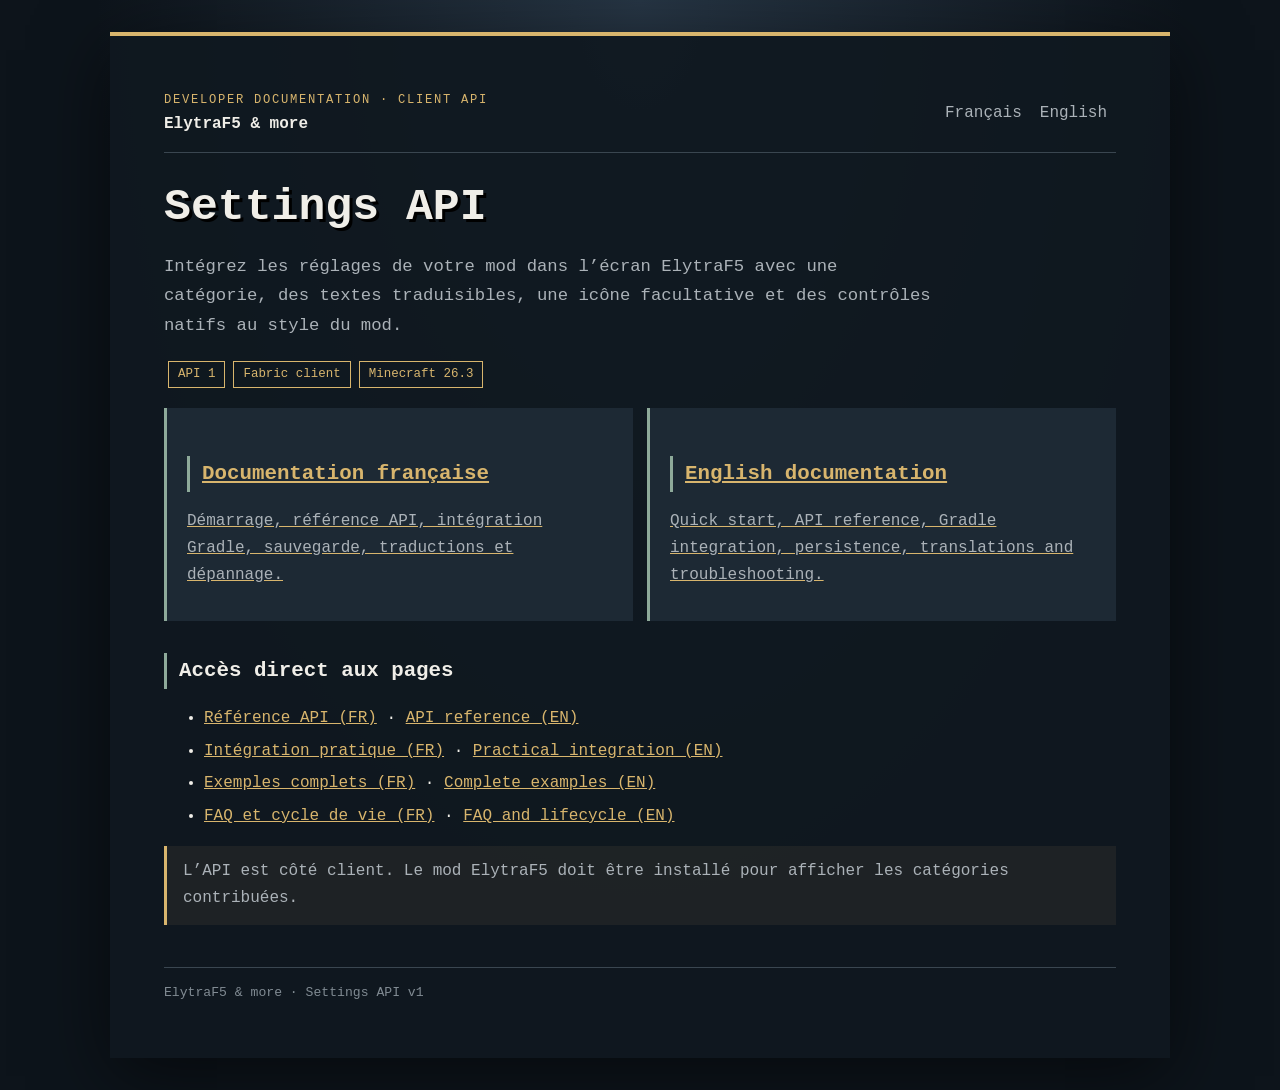
<file: index.html>
<!doctype html><html lang="fr"><head><meta charset="utf-8"><meta name="viewport" content="width=device-width,initial-scale=1"><title>Settings API · ElytraF5 & more</title><link rel="stylesheet" href="style.css"></head><body><main class="shell"><article class="frame"><header class="top"><div><div class="brand">Developer documentation · Client API</div><strong>ElytraF5 &amp; more</strong></div><div class="langs"><a href="fr/index.html">Français</a><a href="en/index.html">English</a></div></header><h1>Settings API</h1><p class="lead">Intégrez les réglages de votre mod dans l’écran ElytraF5 avec une catégorie, des textes traduisibles, une icône facultative et des contrôles natifs au style du mod.</p><p><span class="tag">API 1</span><span class="tag">Fabric client</span><span class="tag">Minecraft 26.3</span></p><section class="grid"><a class="card" href="fr/index.html"><h2>Documentation française</h2><p>Démarrage, référence API, intégration Gradle, sauvegarde, traductions et dépannage.</p></a><a class="card" href="en/index.html"><h2>English documentation</h2><p>Quick start, API reference, Gradle integration, persistence, translations and troubleshooting.</p></a></section><h2>Accès direct aux pages</h2><ul><li><a href="fr/reference.html">Référence API (FR)</a> · <a href="en/reference.html">API reference (EN)</a></li><li><a href="fr/integration.html">Intégration pratique (FR)</a> · <a href="en/integration.html">Practical integration (EN)</a></li><li><a href="fr/examples.html">Exemples complets (FR)</a> · <a href="en/examples.html">Complete examples (EN)</a></li><li><a href="fr/faq.html">FAQ et cycle de vie (FR)</a> · <a href="en/faq.html">FAQ and lifecycle (EN)</a></li></ul><p class="callout">L’API est côté client. Le mod ElytraF5 doit être installé pour afficher les catégories contribuées.</p><footer>ElytraF5 &amp; more · Settings API v1</footer></article></main></body></html>
</file>
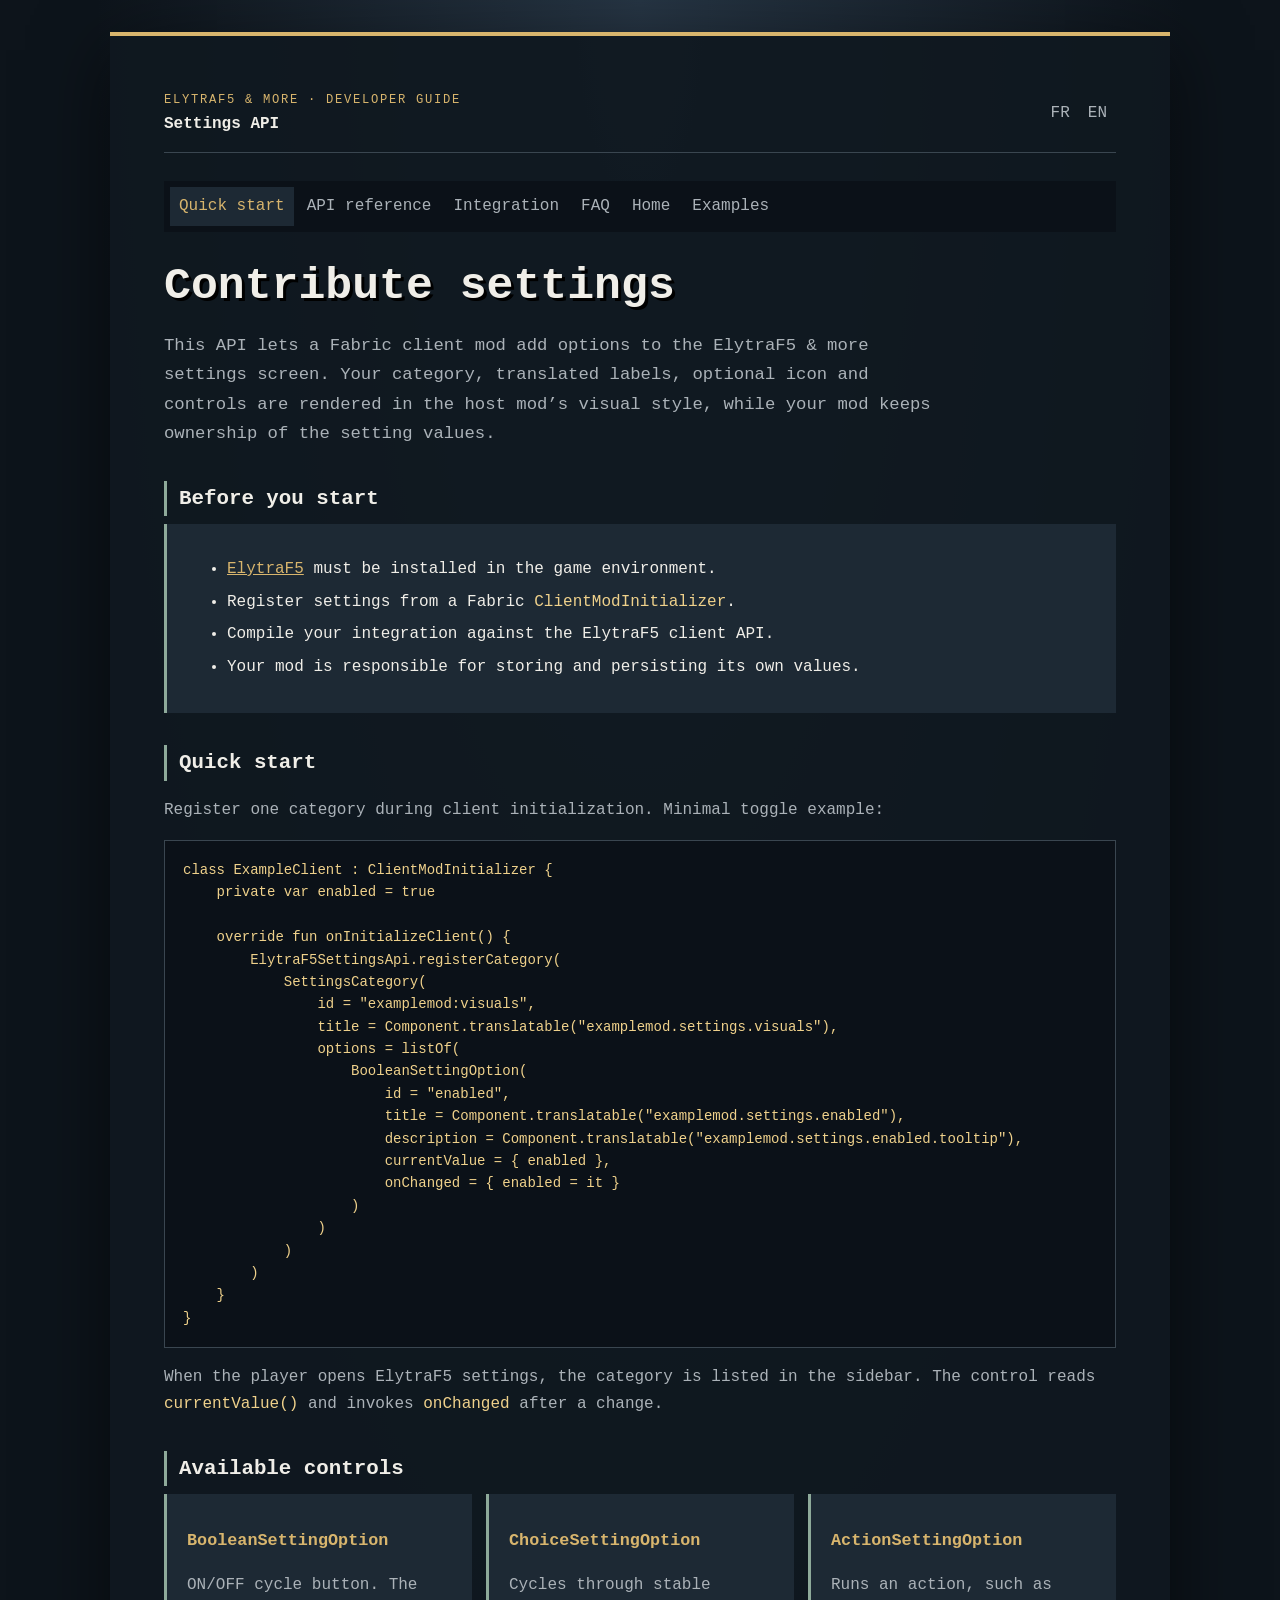
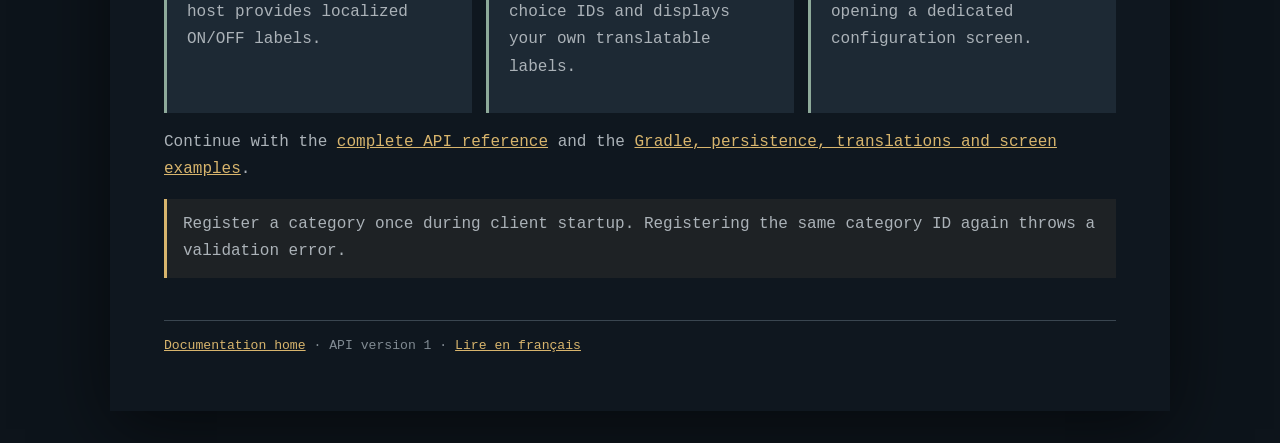
<file: en/index.html>
<!doctype html><html lang="en"><head><meta charset="utf-8"><meta name="viewport" content="width=device-width,initial-scale=1"><title>Quick start · ElytraF5 API</title><link rel="stylesheet" href="../style.css"></head><body><main class="shell"><article class="frame"><header class="top"><div><div class="brand">ElytraF5 &amp; more · Developer guide</div><strong>Settings API</strong></div><div class="langs"><a href="../fr/index.html">FR</a><a href="index.html">EN</a></div></header><nav class="nav"><a class="active" href="index.html">Quick start</a><a href="reference.html">API reference</a><a href="integration.html">Integration</a><a href="faq.html">FAQ</a><a href="../index.html">Home</a><a href="examples.html">Examples</a></nav><h1>Contribute settings</h1><p class="lead">This API lets a Fabric client mod add options to the ElytraF5 &amp; more settings screen. Your category, translated labels, optional icon and controls are rendered in the host mod’s visual style, while your mod keeps ownership of the setting values.</p><h2>Before you start</h2><section class="card"><ul><li><a href="https://www.curseforge.com/minecraft/mc-mods/ender-metal-revolution">ElytraF5</a> must be installed in the game environment.</li><li>Register settings from a Fabric <code>ClientModInitializer</code>.</li><li>Compile your integration against the ElytraF5 client API.</li><li>Your mod is responsible for storing and persisting its own values.</li></ul></section><h2>Quick start</h2><p>Register one category during client initialization. Minimal toggle example:</p><pre><code>class ExampleClient : ClientModInitializer {
    private var enabled = true

    override fun onInitializeClient() {
        ElytraF5SettingsApi.registerCategory(
            SettingsCategory(
                id = "examplemod:visuals",
                title = Component.translatable("examplemod.settings.visuals"),
                options = listOf(
                    BooleanSettingOption(
                        id = "enabled",
                        title = Component.translatable("examplemod.settings.enabled"),
                        description = Component.translatable("examplemod.settings.enabled.tooltip"),
                        currentValue = { enabled },
                        onChanged = { enabled = it }
                    )
                )
            )
        )
    }
}</code></pre><p>When the player opens ElytraF5 settings, the category is listed in the sidebar. The control reads <code>currentValue()</code> and invokes <code>onChanged</code> after a change.</p><h2>Available controls</h2><div class="grid"><section class="card"><h3>BooleanSettingOption</h3><p>ON/OFF cycle button. The host provides localized ON/OFF labels.</p></section><section class="card"><h3>ChoiceSettingOption</h3><p>Cycles through stable choice IDs and displays your own translatable labels.</p></section><section class="card"><h3>ActionSettingOption</h3><p>Runs an action, such as opening a dedicated configuration screen.</p></section></div><p>Continue with the <a href="reference.html">complete API reference</a> and the <a href="integration.html">Gradle, persistence, translations and screen examples</a>.</p><p class="callout">Register a category once during client startup. Registering the same category ID again throws a validation error.</p><footer><a href="../index.html">Documentation home</a> · API version 1 · <a href="../fr/index.html">Lire en français</a></footer></article></main></body></html>
</file>
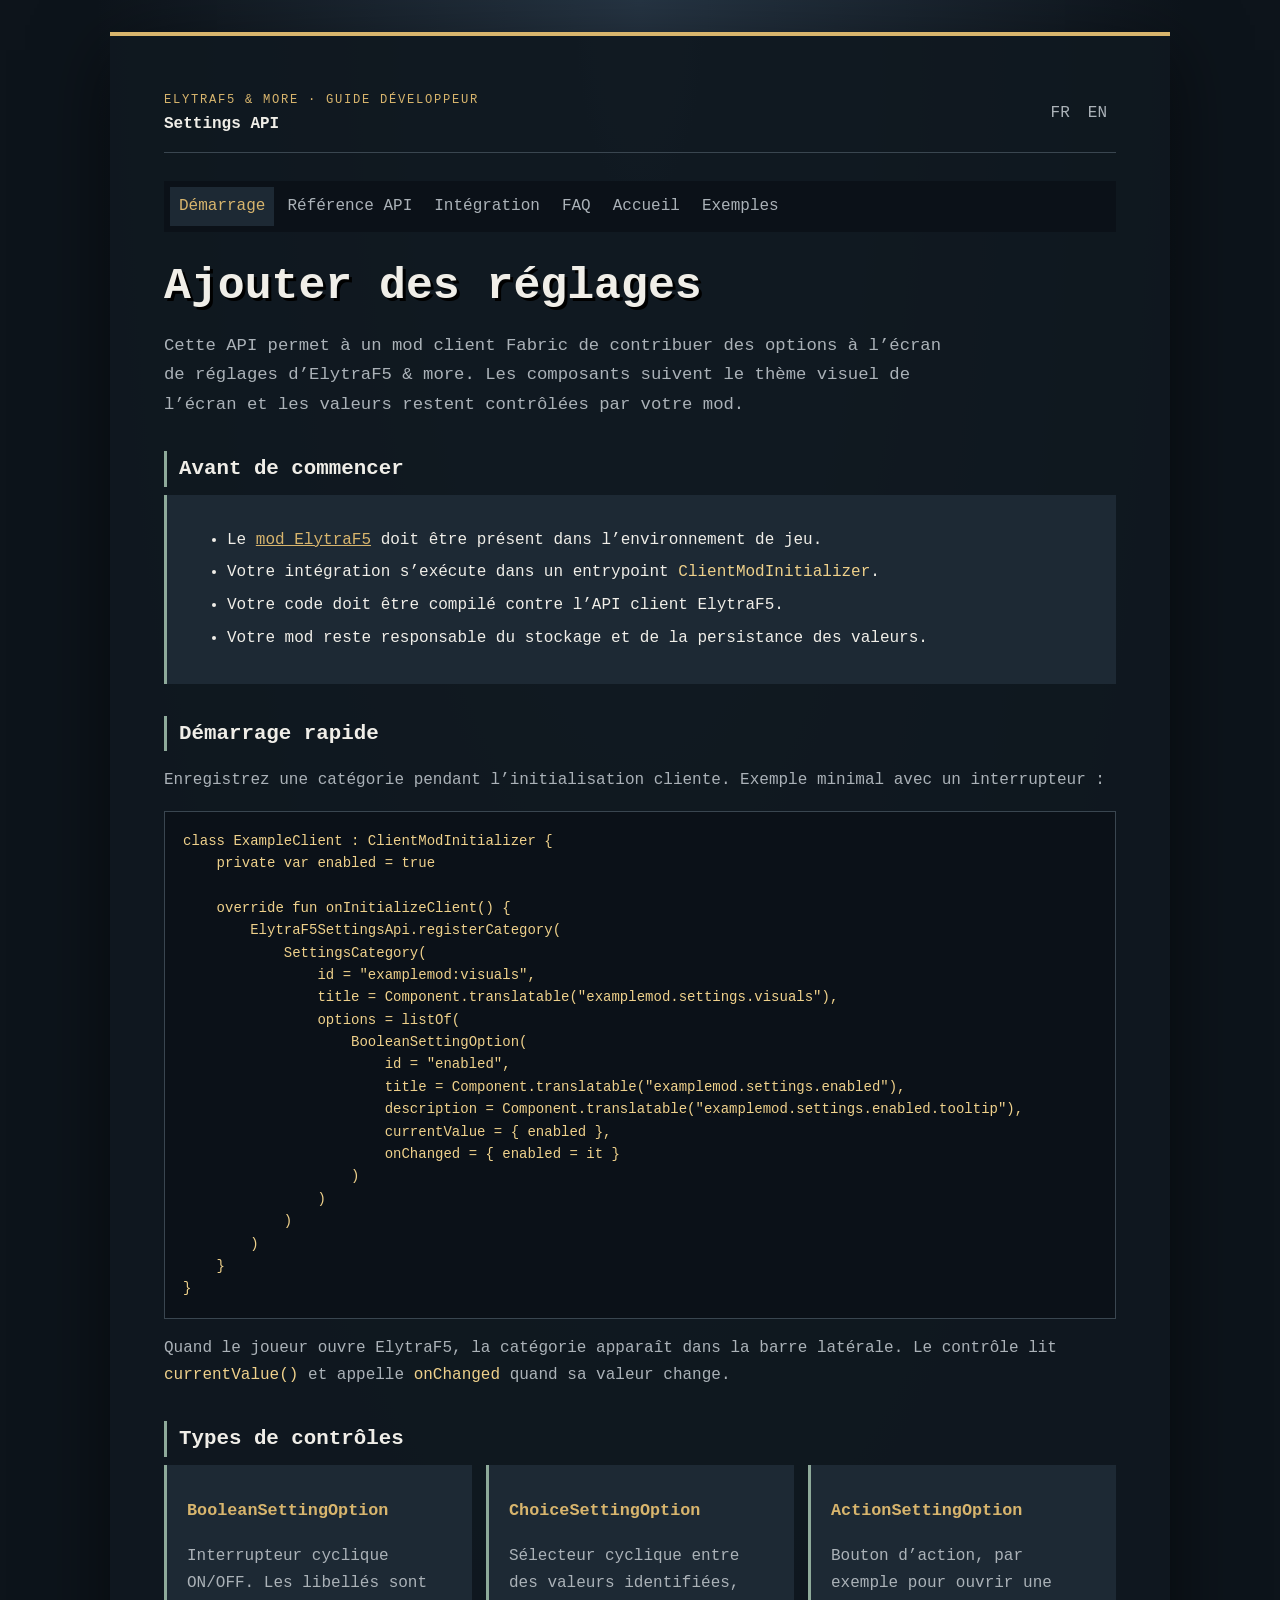
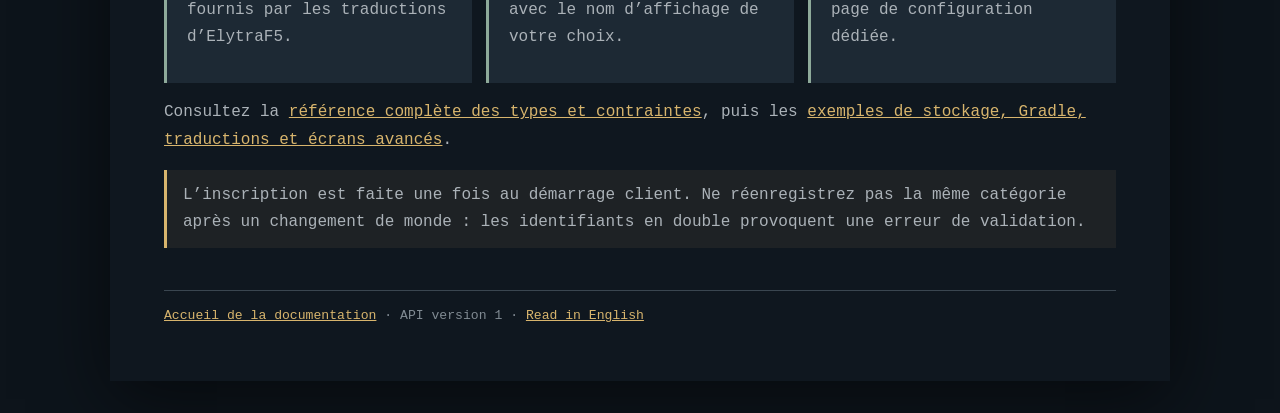
<file: fr/index.html>
<!doctype html><html lang="fr"><head><meta charset="utf-8"><meta name="viewport" content="width=device-width,initial-scale=1"><title>Guide de démarrage · API ElytraF5</title><link rel="stylesheet" href="../style.css"></head><body><main class="shell"><article class="frame"><header class="top"><div><div class="brand">ElytraF5 &amp; more · Guide développeur</div><strong>Settings API</strong></div><div class="langs"><a href="index.html">FR</a><a href="../en/index.html">EN</a></div></header><nav class="nav"><a class="active" href="index.html">Démarrage</a><a href="reference.html">Référence API</a><a href="integration.html">Intégration</a><a href="faq.html">FAQ</a><a href="../index.html">Accueil</a><a href="examples.html">Exemples</a></nav><h1>Ajouter des réglages</h1><p class="lead">Cette API permet à un mod client Fabric de contribuer des options à l’écran de réglages d’ElytraF5 &amp; more. Les composants suivent le thème visuel de l’écran et les valeurs restent contrôlées par votre mod.</p><h2>Avant de commencer</h2><div class="card"><ul><li>Le <a href="https://www.curseforge.com/minecraft/mc-mods/ender-metal-revolution">mod ElytraF5</a> doit être présent dans l’environnement de jeu.<l></li><li>Votre intégration s’exécute dans un entrypoint <code>ClientModInitializer</code>.</li><li>Votre code doit être compilé contre l’API client ElytraF5.</li><li>Votre mod reste responsable du stockage et de la persistance des valeurs.</li></ul></div><h2>Démarrage rapide</h2><p>Enregistrez une catégorie pendant l’initialisation cliente. Exemple minimal avec un interrupteur :</p><pre><code>class ExampleClient : ClientModInitializer {
    private var enabled = true

    override fun onInitializeClient() {
        ElytraF5SettingsApi.registerCategory(
            SettingsCategory(
                id = "examplemod:visuals",
                title = Component.translatable("examplemod.settings.visuals"),
                options = listOf(
                    BooleanSettingOption(
                        id = "enabled",
                        title = Component.translatable("examplemod.settings.enabled"),
                        description = Component.translatable("examplemod.settings.enabled.tooltip"),
                        currentValue = { enabled },
                        onChanged = { enabled = it }
                    )
                )
            )
        )
    }
}</code></pre><p>Quand le joueur ouvre ElytraF5, la catégorie apparaît dans la barre latérale. Le contrôle lit <code>currentValue()</code> et appelle <code>onChanged</code> quand sa valeur change.</p><h2>Types de contrôles</h2><div class="grid"><section class="card"><h3>BooleanSettingOption</h3><p>Interrupteur cyclique ON/OFF. Les libellés sont fournis par les traductions d’ElytraF5.</p></section><section class="card"><h3>ChoiceSettingOption</h3><p>Sélecteur cyclique entre des valeurs identifiées, avec le nom d’affichage de votre choix.</p></section><section class="card"><h3>ActionSettingOption</h3><p>Bouton d’action, par exemple pour ouvrir une page de configuration dédiée.</p></section></div><p>Consultez la <a href="reference.html">référence complète des types et contraintes</a>, puis les <a href="integration.html">exemples de stockage, Gradle, traductions et écrans avancés</a>.</p><p class="callout">L’inscription est faite une fois au démarrage client. Ne réenregistrez pas la même catégorie après un changement de monde : les identifiants en double provoquent une erreur de validation.</p><footer><a href="../index.html">Accueil de la documentation</a> · API version 1 · <a href="../en/index.html">Read in English</a></footer></article></main></body></html>
</file>
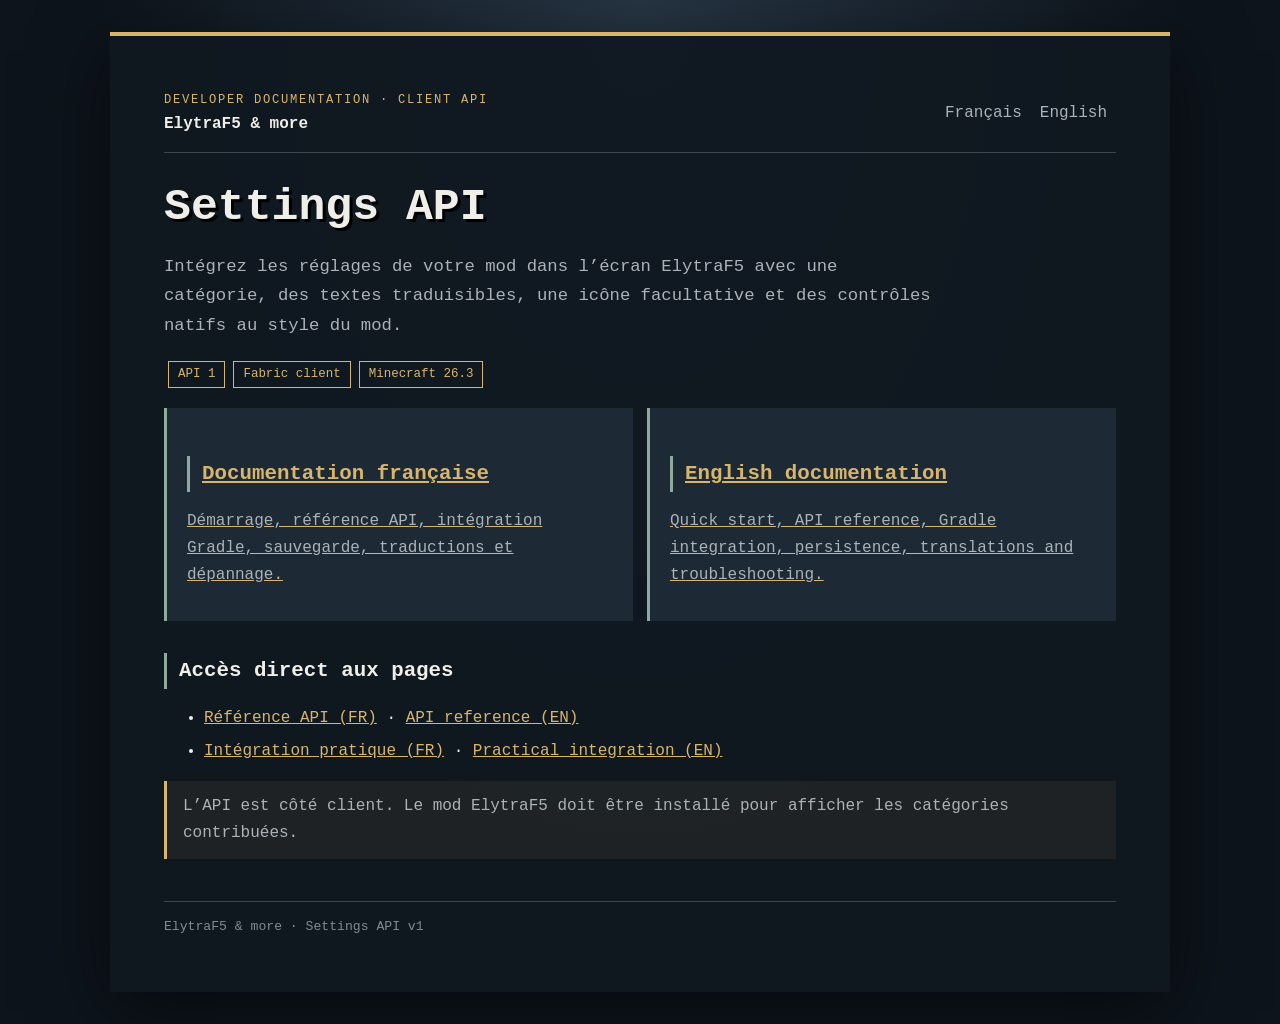
<file: settings-api.html>
<!doctype html><html lang="fr"><head><meta charset="utf-8"><meta name="viewport" content="width=device-width,initial-scale=1"><title>Settings API · ElytraF5 & more</title><link rel="stylesheet" href="style.css"></head><body><main class="shell"><article class="frame"><header class="top"><div><div class="brand">Developer documentation · Client API</div><strong>ElytraF5 &amp; more</strong></div><div class="langs"><a href="fr/index.html">Français</a><a href="en/index.html">English</a></div></header><h1>Settings API</h1><p class="lead">Intégrez les réglages de votre mod dans l’écran ElytraF5 avec une catégorie, des textes traduisibles, une icône facultative et des contrôles natifs au style du mod.</p><p><span class="tag">API 1</span><span class="tag">Fabric client</span><span class="tag">Minecraft 26.3</span></p><section class="grid"><a class="card" href="fr/index.html"><h2>Documentation française</h2><p>Démarrage, référence API, intégration Gradle, sauvegarde, traductions et dépannage.</p></a><a class="card" href="en/index.html"><h2>English documentation</h2><p>Quick start, API reference, Gradle integration, persistence, translations and troubleshooting.</p></a></section><h2>Accès direct aux pages</h2><ul><li><a href="fr/reference.html">Référence API (FR)</a> · <a href="en/reference.html">API reference (EN)</a></li><li><a href="fr/integration.html">Intégration pratique (FR)</a> · <a href="en/integration.html">Practical integration (EN)</a></li></ul><p class="callout">L’API est côté client. Le mod ElytraF5 doit être installé pour afficher les catégories contribuées.</p><footer>ElytraF5 &amp; more · Settings API v1</footer></article></main></body></html>
</file>
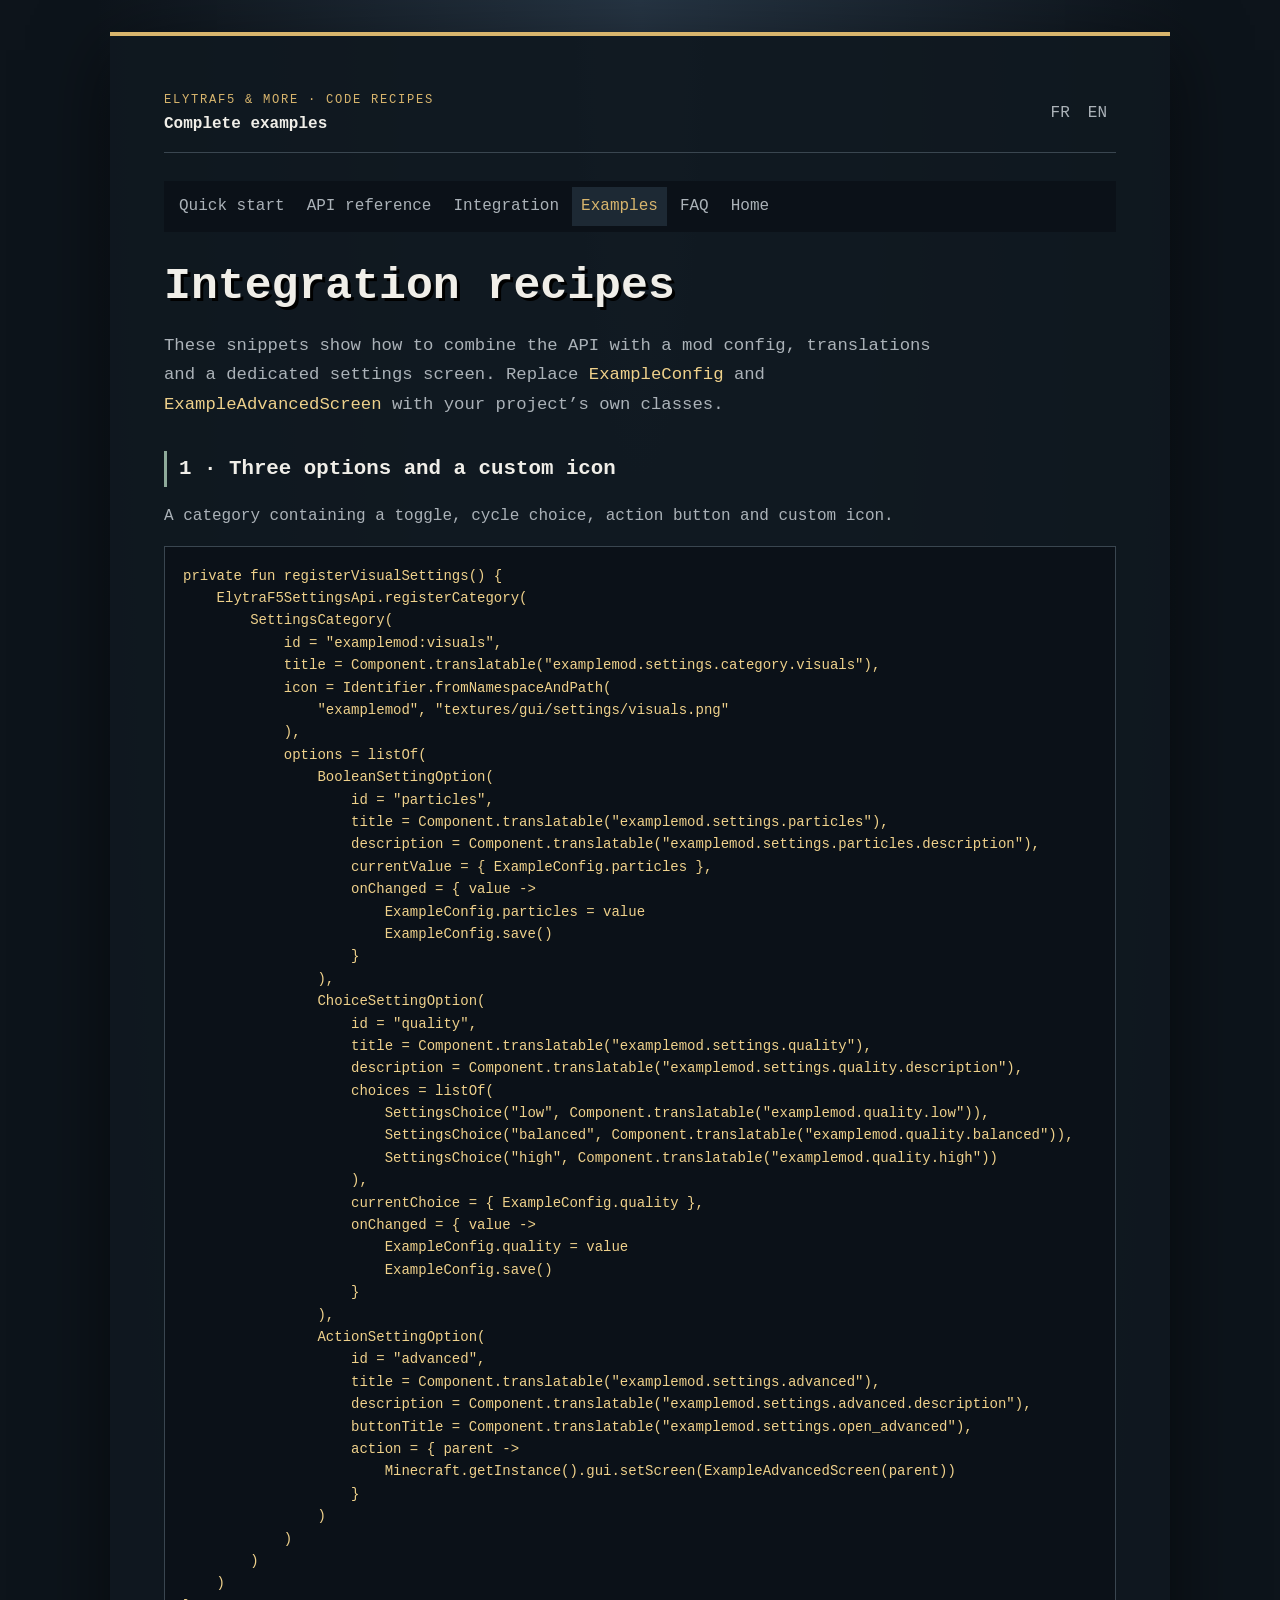
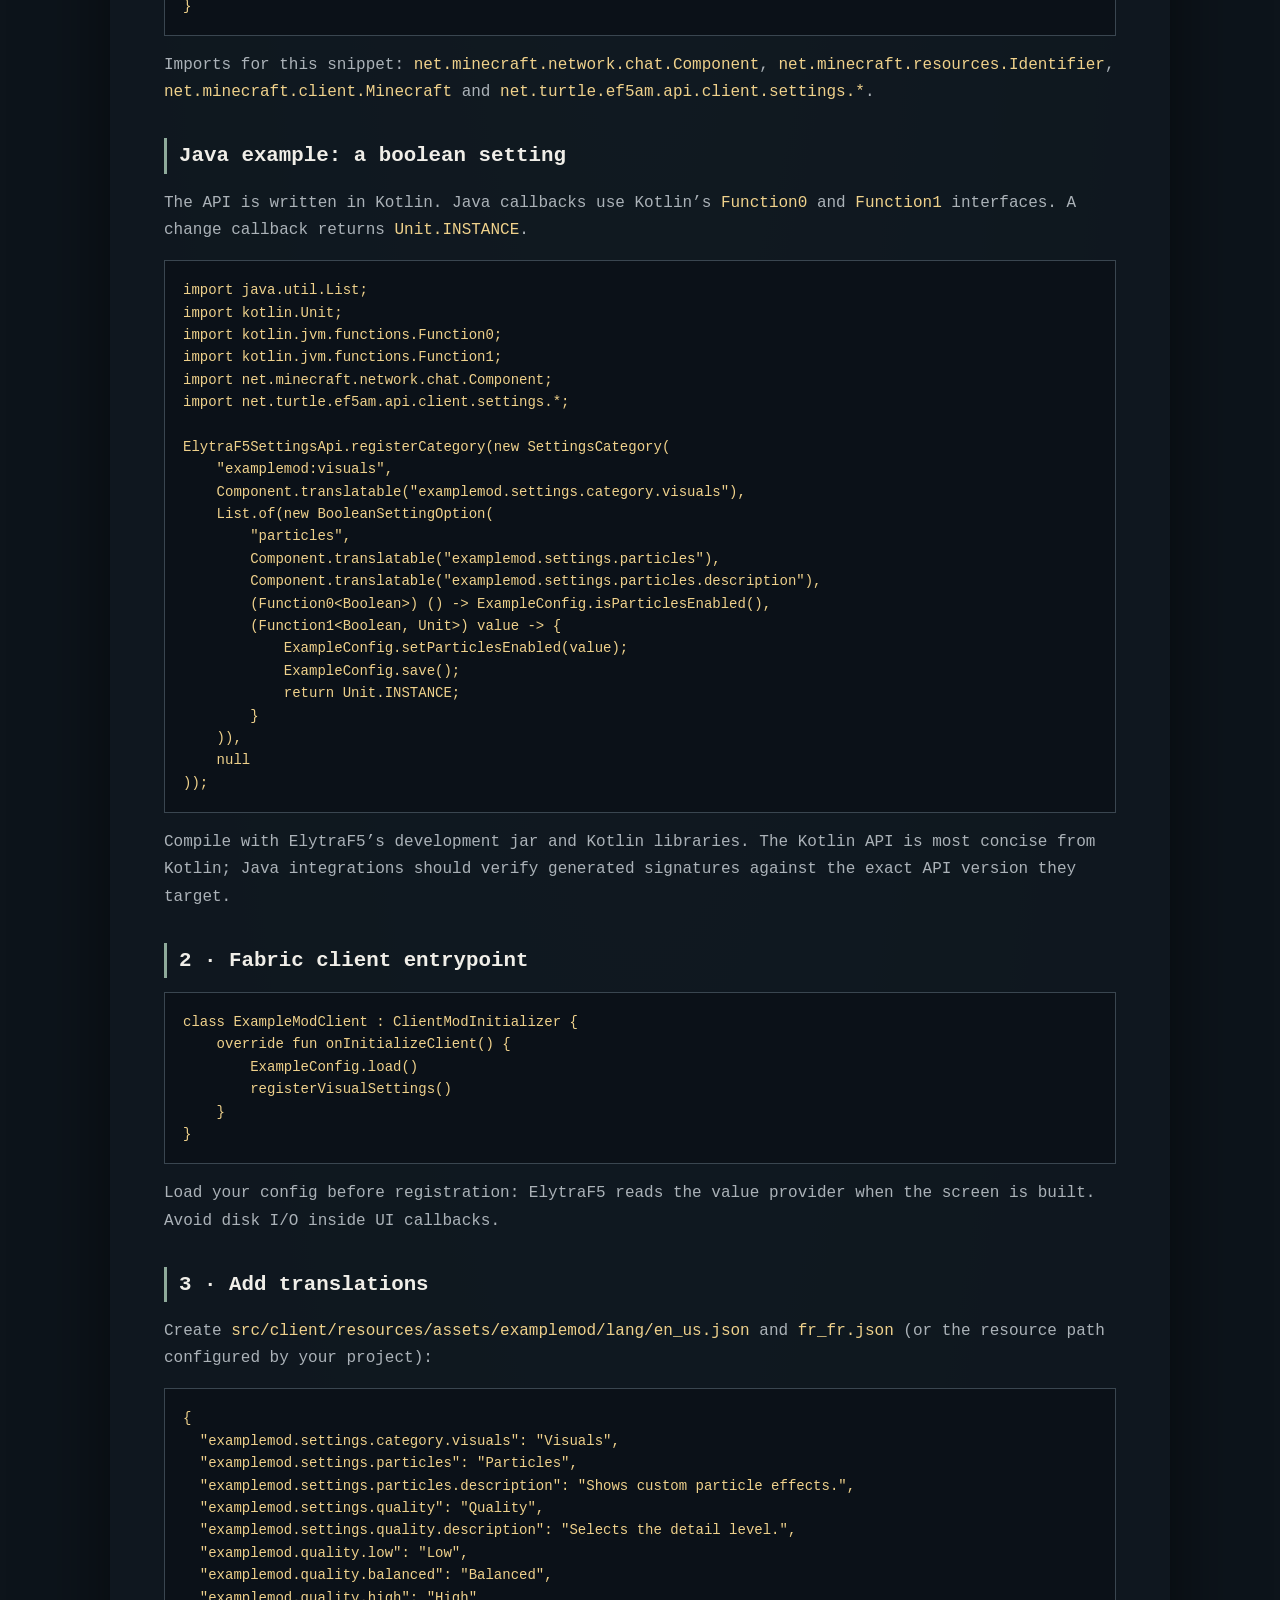
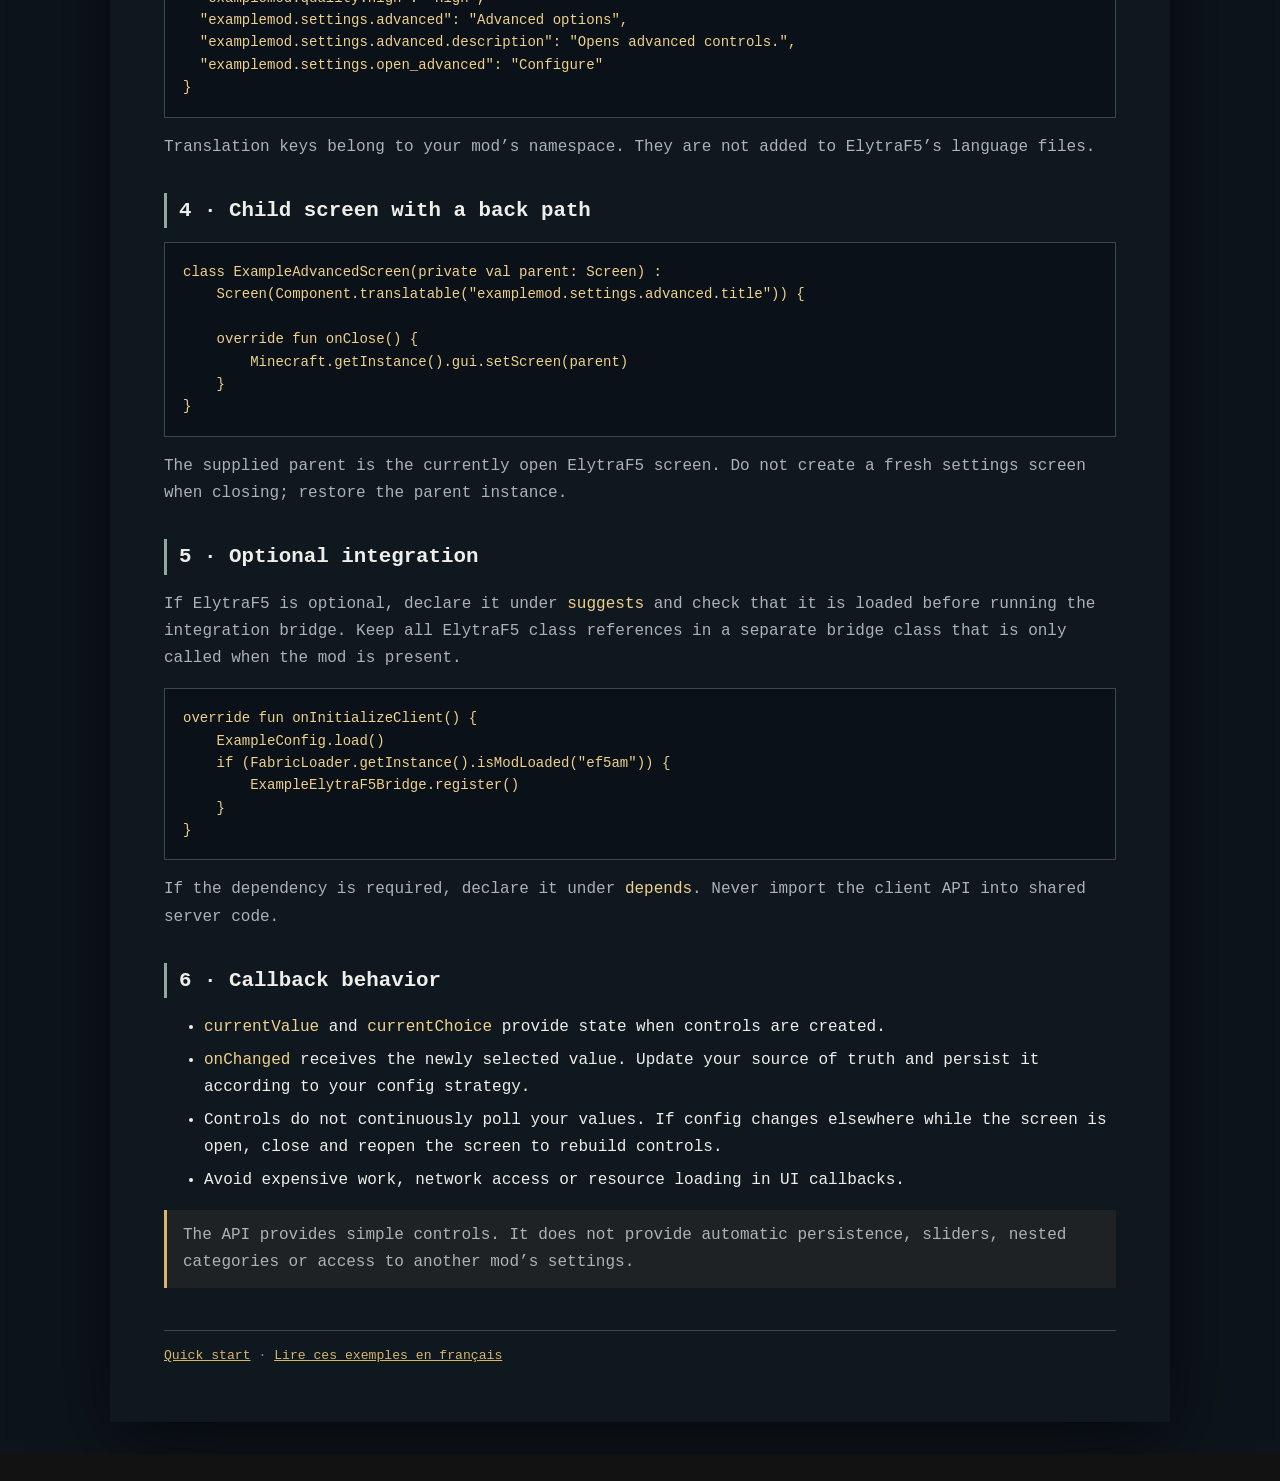
<file: en/examples.html>
<!doctype html><html lang="en"><head><meta charset="utf-8"><meta name="viewport" content="width=device-width,initial-scale=1"><title>Complete examples · ElytraF5 API</title><link rel="stylesheet" href="../style.css"></head><body><main class="shell"><article class="frame"><header class="top"><div><div class="brand">ElytraF5 &amp; more · Code recipes</div><strong>Complete examples</strong></div><div class="langs"><a href="../fr/examples.html">FR</a><a href="examples.html">EN</a></div></header><nav class="nav"><a href="index.html">Quick start</a><a href="reference.html">API reference</a><a href="integration.html">Integration</a><a class="active" href="examples.html">Examples</a><a href="faq.html">FAQ</a><a href="../index.html">Home</a></nav><h1>Integration recipes</h1><p class="lead">These snippets show how to combine the API with a mod config, translations and a dedicated settings screen. Replace <code>ExampleConfig</code> and <code>ExampleAdvancedScreen</code> with your project’s own classes.</p><h2>1 · Three options and a custom icon</h2><p>A category containing a toggle, cycle choice, action button and custom icon.</p><pre><code>private fun registerVisualSettings() {
    ElytraF5SettingsApi.registerCategory(
        SettingsCategory(
            id = "examplemod:visuals",
            title = Component.translatable("examplemod.settings.category.visuals"),
            icon = Identifier.fromNamespaceAndPath(
                "examplemod", "textures/gui/settings/visuals.png"
            ),
            options = listOf(
                BooleanSettingOption(
                    id = "particles",
                    title = Component.translatable("examplemod.settings.particles"),
                    description = Component.translatable("examplemod.settings.particles.description"),
                    currentValue = { ExampleConfig.particles },
                    onChanged = { value -&gt;
                        ExampleConfig.particles = value
                        ExampleConfig.save()
                    }
                ),
                ChoiceSettingOption(
                    id = "quality",
                    title = Component.translatable("examplemod.settings.quality"),
                    description = Component.translatable("examplemod.settings.quality.description"),
                    choices = listOf(
                        SettingsChoice("low", Component.translatable("examplemod.quality.low")),
                        SettingsChoice("balanced", Component.translatable("examplemod.quality.balanced")),
                        SettingsChoice("high", Component.translatable("examplemod.quality.high"))
                    ),
                    currentChoice = { ExampleConfig.quality },
                    onChanged = { value -&gt;
                        ExampleConfig.quality = value
                        ExampleConfig.save()
                    }
                ),
                ActionSettingOption(
                    id = "advanced",
                    title = Component.translatable("examplemod.settings.advanced"),
                    description = Component.translatable("examplemod.settings.advanced.description"),
                    buttonTitle = Component.translatable("examplemod.settings.open_advanced"),
                    action = { parent -&gt;
                        Minecraft.getInstance().gui.setScreen(ExampleAdvancedScreen(parent))
                    }
                )
            )
        )
    )
}</code></pre><p>Imports for this snippet: <code>net.minecraft.network.chat.Component</code>, <code>net.minecraft.resources.Identifier</code>, <code>net.minecraft.client.Minecraft</code> and <code>net.turtle.ef5am.api.client.settings.*</code>.</p><h2>Java example: a boolean setting</h2><p>The API is written in Kotlin. Java callbacks use Kotlin’s <code>Function0</code> and <code>Function1</code> interfaces. A change callback returns <code>Unit.INSTANCE</code>.</p><pre><code>import java.util.List;
import kotlin.Unit;
import kotlin.jvm.functions.Function0;
import kotlin.jvm.functions.Function1;
import net.minecraft.network.chat.Component;
import net.turtle.ef5am.api.client.settings.*;

ElytraF5SettingsApi.registerCategory(new SettingsCategory(
    "examplemod:visuals",
    Component.translatable("examplemod.settings.category.visuals"),
    List.of(new BooleanSettingOption(
        "particles",
        Component.translatable("examplemod.settings.particles"),
        Component.translatable("examplemod.settings.particles.description"),
        (Function0&lt;Boolean&gt;) () -&gt; ExampleConfig.isParticlesEnabled(),
        (Function1&lt;Boolean, Unit&gt;) value -&gt; {
            ExampleConfig.setParticlesEnabled(value);
            ExampleConfig.save();
            return Unit.INSTANCE;
        }
    )),
    null
));</code></pre><p>Compile with ElytraF5’s development jar and Kotlin libraries. The Kotlin API is most concise from Kotlin; Java integrations should verify generated signatures against the exact API version they target.</p><h2>2 · Fabric client entrypoint</h2><pre><code>class ExampleModClient : ClientModInitializer {
    override fun onInitializeClient() {
        ExampleConfig.load()
        registerVisualSettings()
    }
}</code></pre><p>Load your config before registration: ElytraF5 reads the value provider when the screen is built. Avoid disk I/O inside UI callbacks.</p><h2>3 · Add translations</h2><p>Create <code>src/client/resources/assets/examplemod/lang/en_us.json</code> and <code>fr_fr.json</code> (or the resource path configured by your project):</p><pre><code>{
  "examplemod.settings.category.visuals": "Visuals",
  "examplemod.settings.particles": "Particles",
  "examplemod.settings.particles.description": "Shows custom particle effects.",
  "examplemod.settings.quality": "Quality",
  "examplemod.settings.quality.description": "Selects the detail level.",
  "examplemod.quality.low": "Low",
  "examplemod.quality.balanced": "Balanced",
  "examplemod.quality.high": "High",
  "examplemod.settings.advanced": "Advanced options",
  "examplemod.settings.advanced.description": "Opens advanced controls.",
  "examplemod.settings.open_advanced": "Configure"
}</code></pre><p>Translation keys belong to your mod’s namespace. They are not added to ElytraF5’s language files.</p><h2>4 · Child screen with a back path</h2><pre><code>class ExampleAdvancedScreen(private val parent: Screen) :
    Screen(Component.translatable("examplemod.settings.advanced.title")) {

    override fun onClose() {
        Minecraft.getInstance().gui.setScreen(parent)
    }
}</code></pre><p>The supplied parent is the currently open ElytraF5 screen. Do not create a fresh settings screen when closing; restore the parent instance.</p><h2>5 · Optional integration</h2><p>If ElytraF5 is optional, declare it under <code>suggests</code> and check that it is loaded before running the integration bridge. Keep all ElytraF5 class references in a separate bridge class that is only called when the mod is present.</p><pre><code>override fun onInitializeClient() {
    ExampleConfig.load()
    if (FabricLoader.getInstance().isModLoaded("ef5am")) {
        ExampleElytraF5Bridge.register()
    }
}</code></pre><p>If the dependency is required, declare it under <code>depends</code>. Never import the client API into shared server code.</p><h2>6 · Callback behavior</h2><ul><li><code>currentValue</code> and <code>currentChoice</code> provide state when controls are created.</li><li><code>onChanged</code> receives the newly selected value. Update your source of truth and persist it according to your config strategy.</li><li>Controls do not continuously poll your values. If config changes elsewhere while the screen is open, close and reopen the screen to rebuild controls.</li><li>Avoid expensive work, network access or resource loading in UI callbacks.</li></ul><p class="callout">The API provides simple controls. It does not provide automatic persistence, sliders, nested categories or access to another mod’s settings.</p><footer><a href="index.html">Quick start</a> · <a href="../fr/examples.html">Lire ces exemples en français</a></footer></article></main></body></html>
</file>
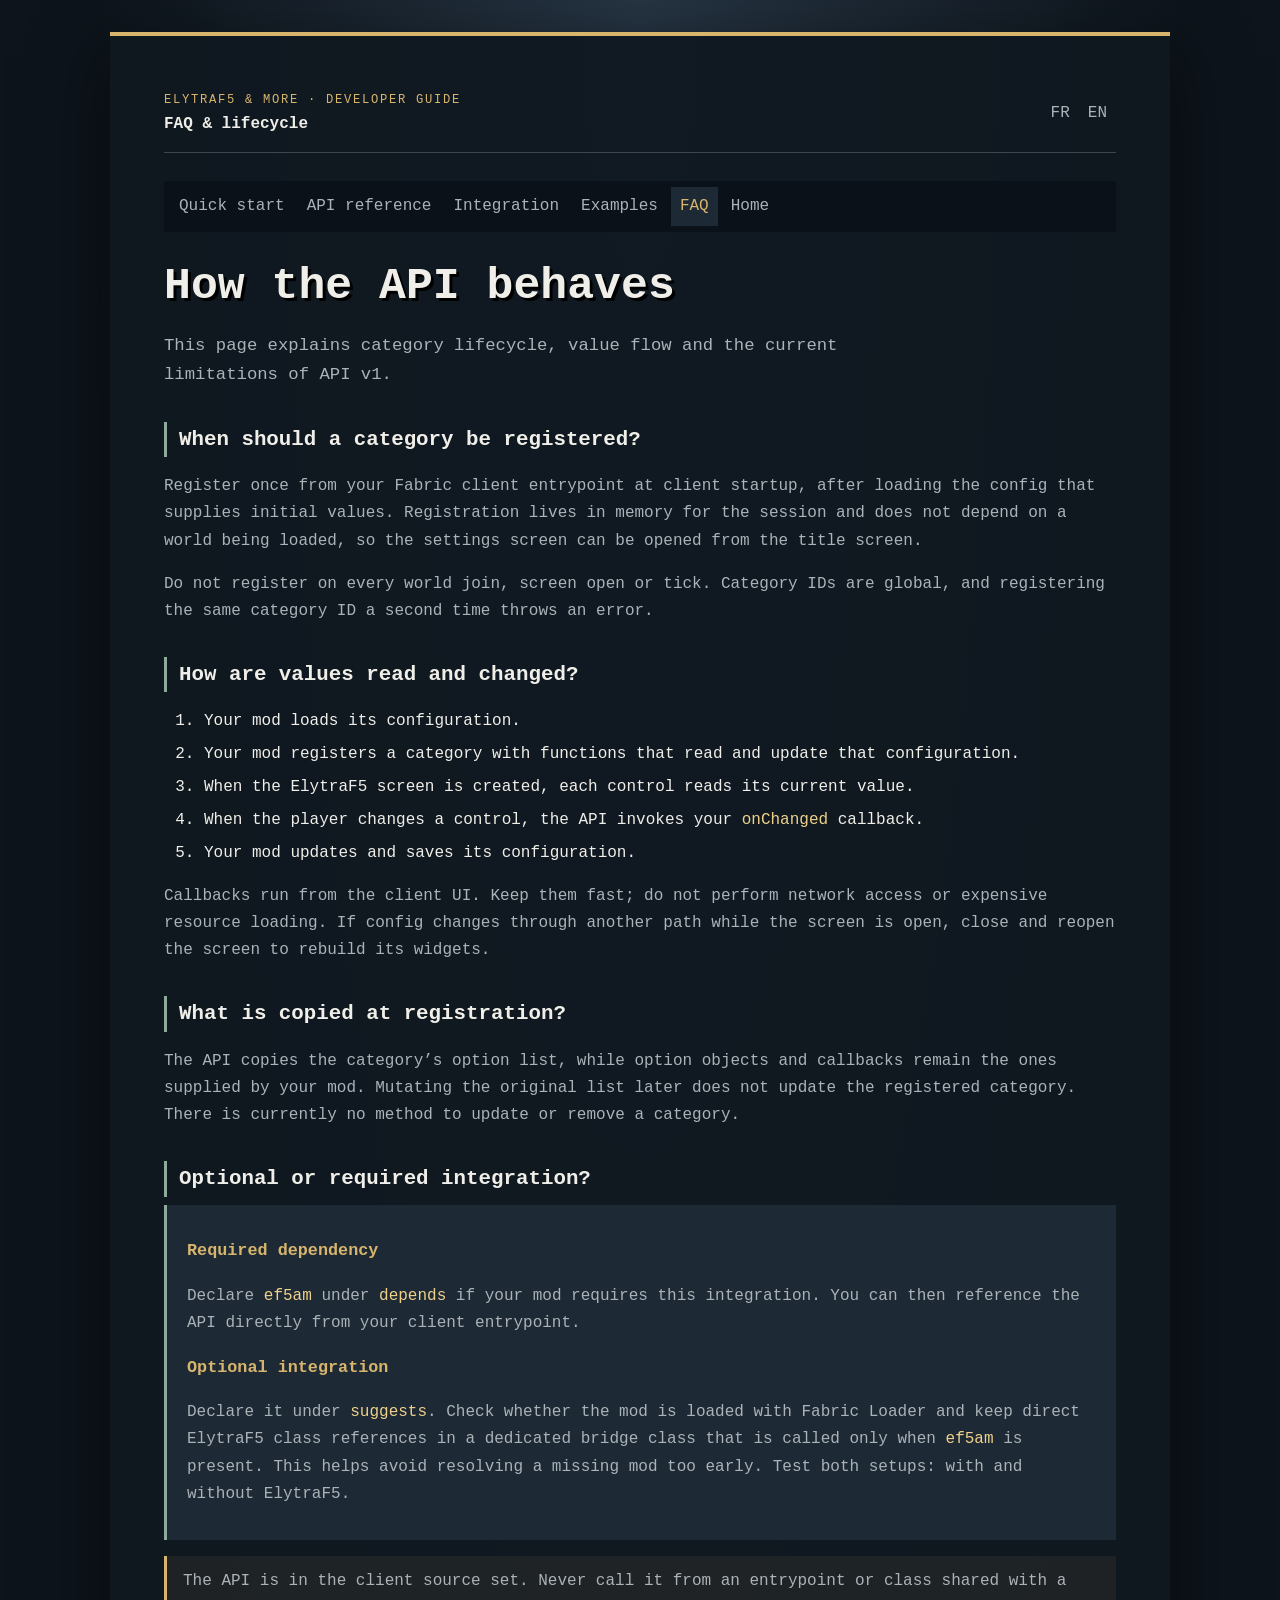
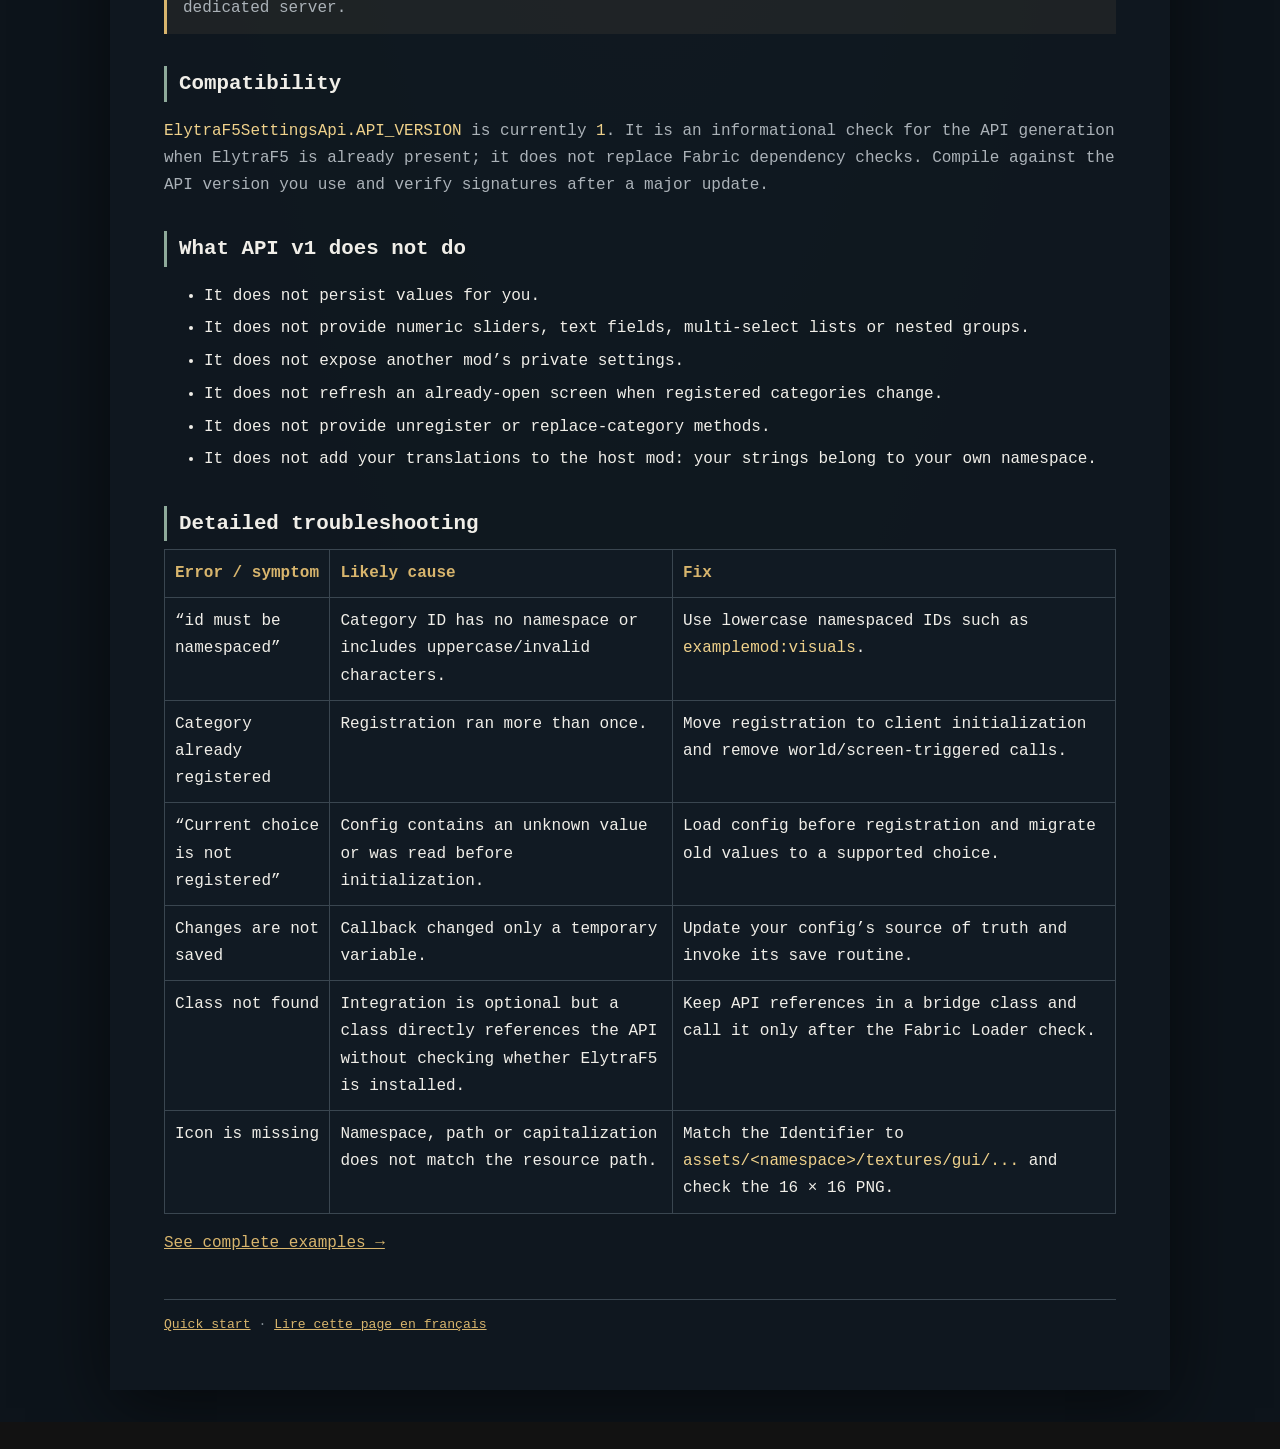
<file: en/faq.html>
<!doctype html><html lang="en"><head><meta charset="utf-8"><meta name="viewport" content="width=device-width,initial-scale=1"><title>FAQ and lifecycle · ElytraF5 API</title><link rel="stylesheet" href="../style.css"></head><body><main class="shell"><article class="frame"><header class="top"><div><div class="brand">ElytraF5 &amp; more · Developer guide</div><strong>FAQ &amp; lifecycle</strong></div><div class="langs"><a href="../fr/faq.html">FR</a><a href="faq.html">EN</a></div></header><nav class="nav"><a href="index.html">Quick start</a><a href="reference.html">API reference</a><a href="integration.html">Integration</a><a href="examples.html">Examples</a><a class="active" href="faq.html">FAQ</a><a href="../index.html">Home</a></nav><h1>How the API behaves</h1><p class="lead">This page explains category lifecycle, value flow and the current limitations of API v1.</p><h2>When should a category be registered?</h2><p>Register once from your Fabric client entrypoint at client startup, after loading the config that supplies initial values. Registration lives in memory for the session and does not depend on a world being loaded, so the settings screen can be opened from the title screen.</p><p>Do not register on every world join, screen open or tick. Category IDs are global, and registering the same category ID a second time throws an error.</p><h2>How are values read and changed?</h2><ol><li>Your mod loads its configuration.</li><li>Your mod registers a category with functions that read and update that configuration.</li><li>When the ElytraF5 screen is created, each control reads its current value.</li><li>When the player changes a control, the API invokes your <code>onChanged</code> callback.</li><li>Your mod updates and saves its configuration.</li></ol><p>Callbacks run from the client UI. Keep them fast; do not perform network access or expensive resource loading. If config changes through another path while the screen is open, close and reopen the screen to rebuild its widgets.</p><h2>What is copied at registration?</h2><p>The API copies the category’s option list, while option objects and callbacks remain the ones supplied by your mod. Mutating the original list later does not update the registered category. There is currently no method to update or remove a category.</p><h2>Optional or required integration?</h2><section class="card"><h3>Required dependency</h3><p>Declare <code>ef5am</code> under <code>depends</code> if your mod requires this integration. You can then reference the API directly from your client entrypoint.</p><h3>Optional integration</h3><p>Declare it under <code>suggests</code>. Check whether the mod is loaded with Fabric Loader and keep direct ElytraF5 class references in a dedicated bridge class that is called only when <code>ef5am</code> is present. This helps avoid resolving a missing mod too early. Test both setups: with and without ElytraF5.</p></section><p class="callout">The API is in the client source set. Never call it from an entrypoint or class shared with a dedicated server.</p><h2>Compatibility</h2><p><code>ElytraF5SettingsApi.API_VERSION</code> is currently <code>1</code>. It is an informational check for the API generation when ElytraF5 is already present; it does not replace Fabric dependency checks. Compile against the API version you use and verify signatures after a major update.</p><h2>What API v1 does not do</h2><ul><li>It does not persist values for you.</li><li>It does not provide numeric sliders, text fields, multi-select lists or nested groups.</li><li>It does not expose another mod’s private settings.</li><li>It does not refresh an already-open screen when registered categories change.</li><li>It does not provide unregister or replace-category methods.</li><li>It does not add your translations to the host mod: your strings belong to your own namespace.</li></ul><h2>Detailed troubleshooting</h2><table><tr><th>Error / symptom</th><th>Likely cause</th><th>Fix</th></tr><tr><td>“id must be namespaced”</td><td>Category ID has no namespace or includes uppercase/invalid characters.</td><td>Use lowercase namespaced IDs such as <code>examplemod:visuals</code>.</td></tr><tr><td>Category already registered</td><td>Registration ran more than once.</td><td>Move registration to client initialization and remove world/screen-triggered calls.</td></tr><tr><td>“Current choice is not registered”</td><td>Config contains an unknown value or was read before initialization.</td><td>Load config before registration and migrate old values to a supported choice.</td></tr><tr><td>Changes are not saved</td><td>Callback changed only a temporary variable.</td><td>Update your config’s source of truth and invoke its save routine.</td></tr><tr><td>Class not found</td><td>Integration is optional but a class directly references the API without checking whether ElytraF5 is installed.</td><td>Keep API references in a bridge class and call it only after the Fabric Loader check.</td></tr><tr><td>Icon is missing</td><td>Namespace, path or capitalization does not match the resource path.</td><td>Match the Identifier to <code>assets/&lt;namespace&gt;/textures/gui/...</code> and check the 16 × 16 PNG.</td></tr></table><p><a href="examples.html">See complete examples →</a></p><footer><a href="index.html">Quick start</a> · <a href="../fr/faq.html">Lire cette page en français</a></footer></article></main></body></html>
</file>
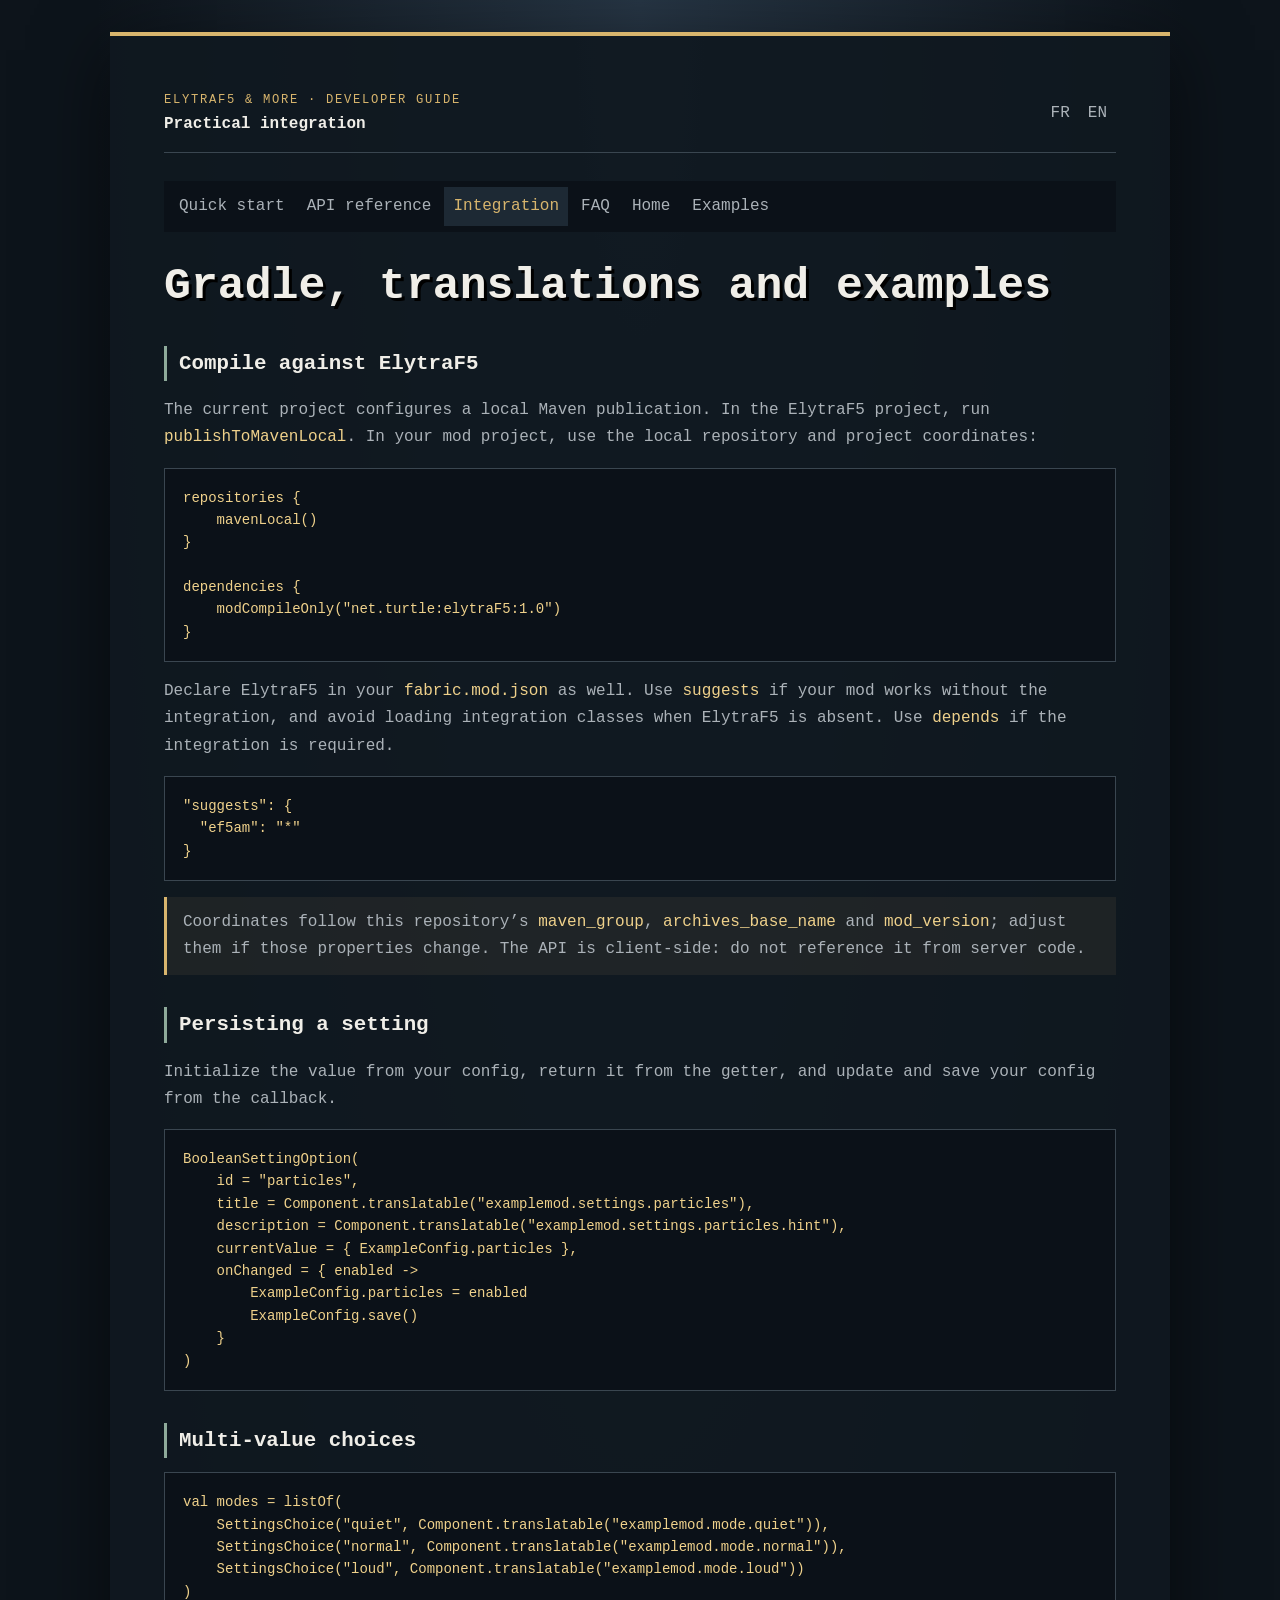
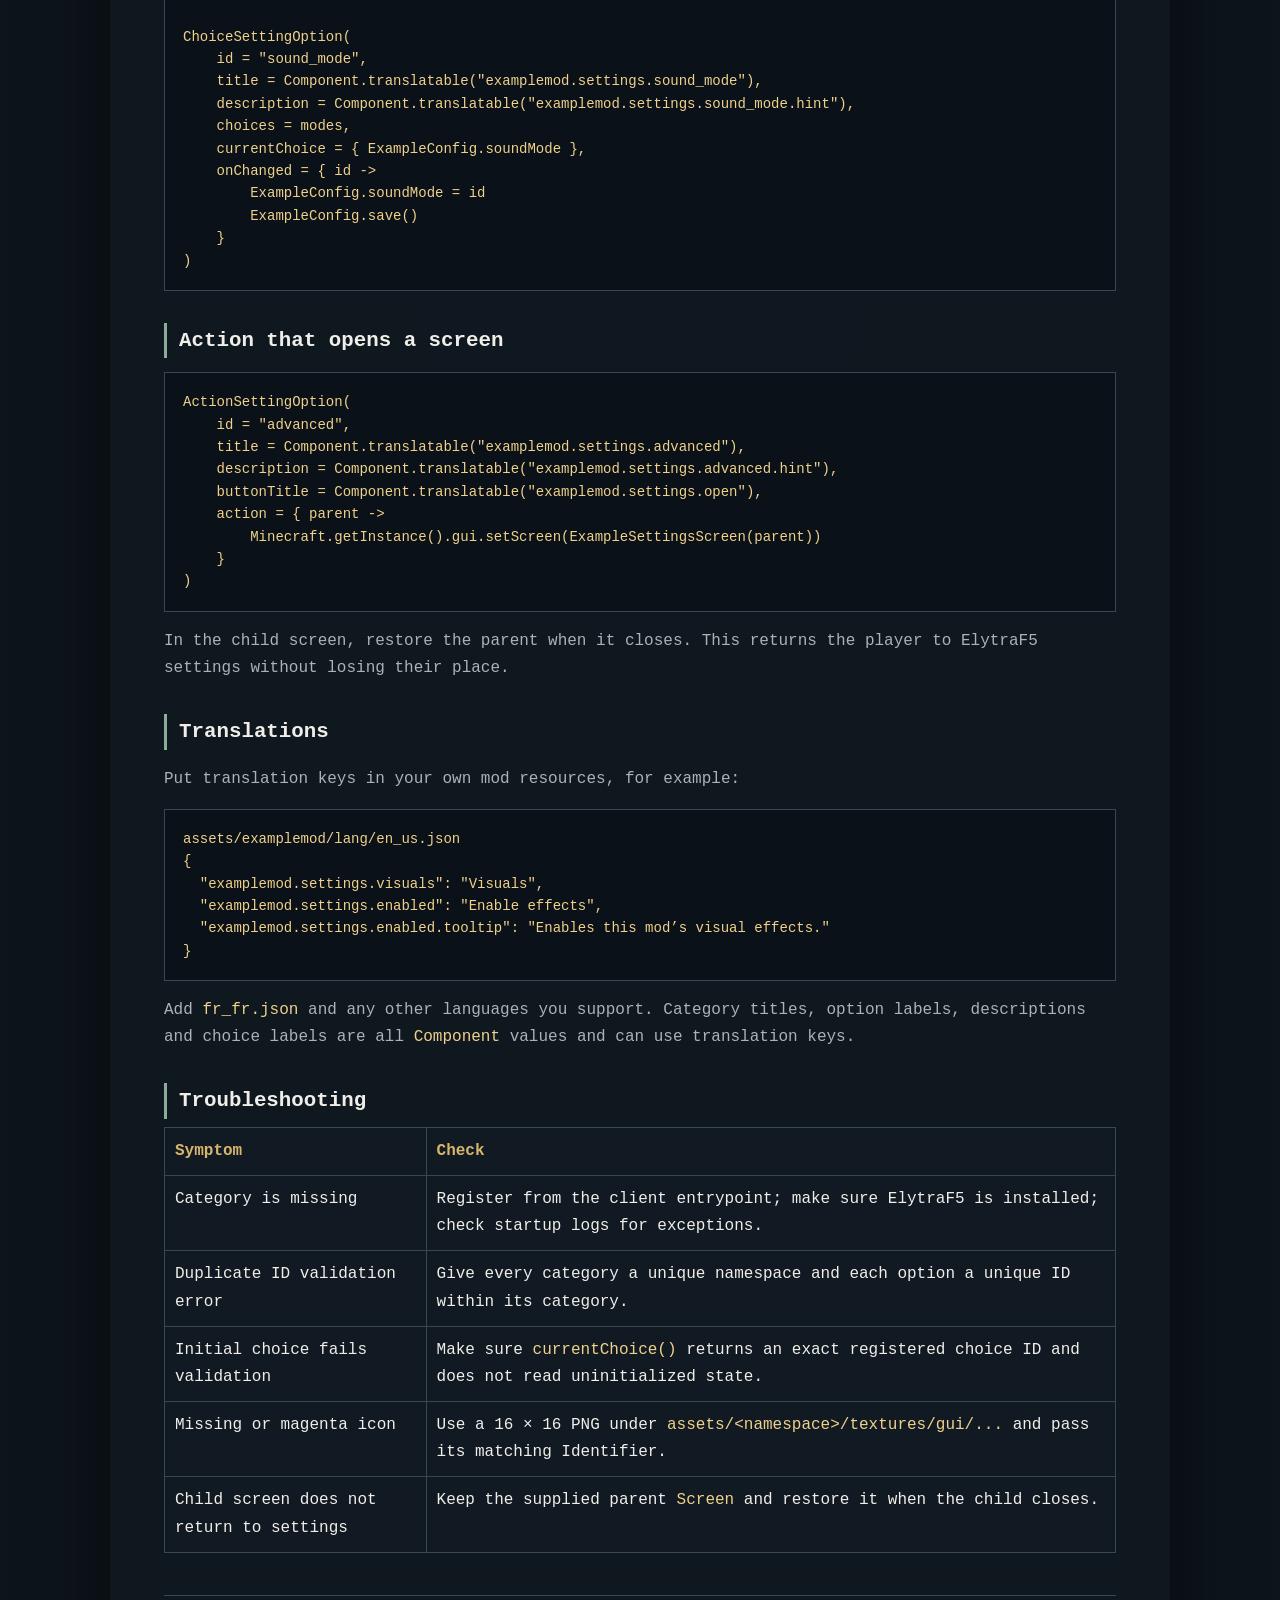
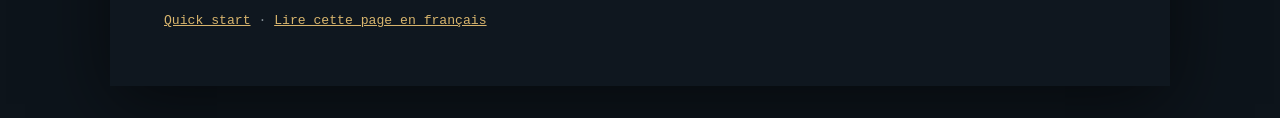
<file: en/integration.html>
<!doctype html><html lang="en"><head><meta charset="utf-8"><meta name="viewport" content="width=device-width,initial-scale=1"><title>Integration · ElytraF5 API</title><link rel="stylesheet" href="../style.css"></head><body><main class="shell"><article class="frame"><header class="top"><div><div class="brand">ElytraF5 &amp; more · Developer guide</div><strong>Practical integration</strong></div><div class="langs"><a href="../fr/integration.html">FR</a><a href="integration.html">EN</a></div></header><nav class="nav"><a href="index.html">Quick start</a><a href="reference.html">API reference</a><a class="active" href="integration.html">Integration</a><a href="faq.html">FAQ</a><a href="../index.html">Home</a><a href="examples.html">Examples</a></nav><h1>Gradle, translations and examples</h1><h2>Compile against ElytraF5</h2><p>The current project configures a local Maven publication. In the ElytraF5 project, run <code>publishToMavenLocal</code>. In your mod project, use the local repository and project coordinates:</p><pre><code>repositories {
    mavenLocal()
}

dependencies {
    modCompileOnly("net.turtle:elytraF5:1.0")
}</code></pre><p>Declare ElytraF5 in your <code>fabric.mod.json</code> as well. Use <code>suggests</code> if your mod works without the integration, and avoid loading integration classes when ElytraF5 is absent. Use <code>depends</code> if the integration is required.</p><pre><code>"suggests": {
  "ef5am": "*"
}</code></pre><p class="callout">Coordinates follow this repository’s <code>maven_group</code>, <code>archives_base_name</code> and <code>mod_version</code>; adjust them if those properties change. The API is client-side: do not reference it from server code.</p><h2>Persisting a setting</h2><p>Initialize the value from your config, return it from the getter, and update and save your config from the callback.</p><pre><code>BooleanSettingOption(
    id = "particles",
    title = Component.translatable("examplemod.settings.particles"),
    description = Component.translatable("examplemod.settings.particles.hint"),
    currentValue = { ExampleConfig.particles },
    onChanged = { enabled -&gt;
        ExampleConfig.particles = enabled
        ExampleConfig.save()
    }
)</code></pre><h2>Multi-value choices</h2><pre><code>val modes = listOf(
    SettingsChoice("quiet", Component.translatable("examplemod.mode.quiet")),
    SettingsChoice("normal", Component.translatable("examplemod.mode.normal")),
    SettingsChoice("loud", Component.translatable("examplemod.mode.loud"))
)

ChoiceSettingOption(
    id = "sound_mode",
    title = Component.translatable("examplemod.settings.sound_mode"),
    description = Component.translatable("examplemod.settings.sound_mode.hint"),
    choices = modes,
    currentChoice = { ExampleConfig.soundMode },
    onChanged = { id -&gt;
        ExampleConfig.soundMode = id
        ExampleConfig.save()
    }
)</code></pre><h2>Action that opens a screen</h2><pre><code>ActionSettingOption(
    id = "advanced",
    title = Component.translatable("examplemod.settings.advanced"),
    description = Component.translatable("examplemod.settings.advanced.hint"),
    buttonTitle = Component.translatable("examplemod.settings.open"),
    action = { parent -&gt;
        Minecraft.getInstance().gui.setScreen(ExampleSettingsScreen(parent))
    }
)</code></pre><p>In the child screen, restore the parent when it closes. This returns the player to ElytraF5 settings without losing their place.</p><h2>Translations</h2><p>Put translation keys in your own mod resources, for example:</p><pre><code>assets/examplemod/lang/en_us.json
{
  "examplemod.settings.visuals": "Visuals",
  "examplemod.settings.enabled": "Enable effects",
  "examplemod.settings.enabled.tooltip": "Enables this mod’s visual effects."
}</code></pre><p>Add <code>fr_fr.json</code> and any other languages you support. Category titles, option labels, descriptions and choice labels are all <code>Component</code> values and can use translation keys.</p><h2>Troubleshooting</h2><table><tr><th>Symptom</th><th>Check</th></tr><tr><td>Category is missing</td><td>Register from the client entrypoint; make sure ElytraF5 is installed; check startup logs for exceptions.</td></tr><tr><td>Duplicate ID validation error</td><td>Give every category a unique namespace and each option a unique ID within its category.</td></tr><tr><td>Initial choice fails validation</td><td>Make sure <code>currentChoice()</code> returns an exact registered choice ID and does not read uninitialized state.</td></tr><tr><td>Missing or magenta icon</td><td>Use a 16 × 16 PNG under <code>assets/&lt;namespace&gt;/textures/gui/...</code> and pass its matching Identifier.</td></tr><tr><td>Child screen does not return to settings</td><td>Keep the supplied parent <code>Screen</code> and restore it when the child closes.</td></tr></table><footer><a href="index.html">Quick start</a> · <a href="../fr/integration.html">Lire cette page en français</a></footer></article></main></body></html>
</file>
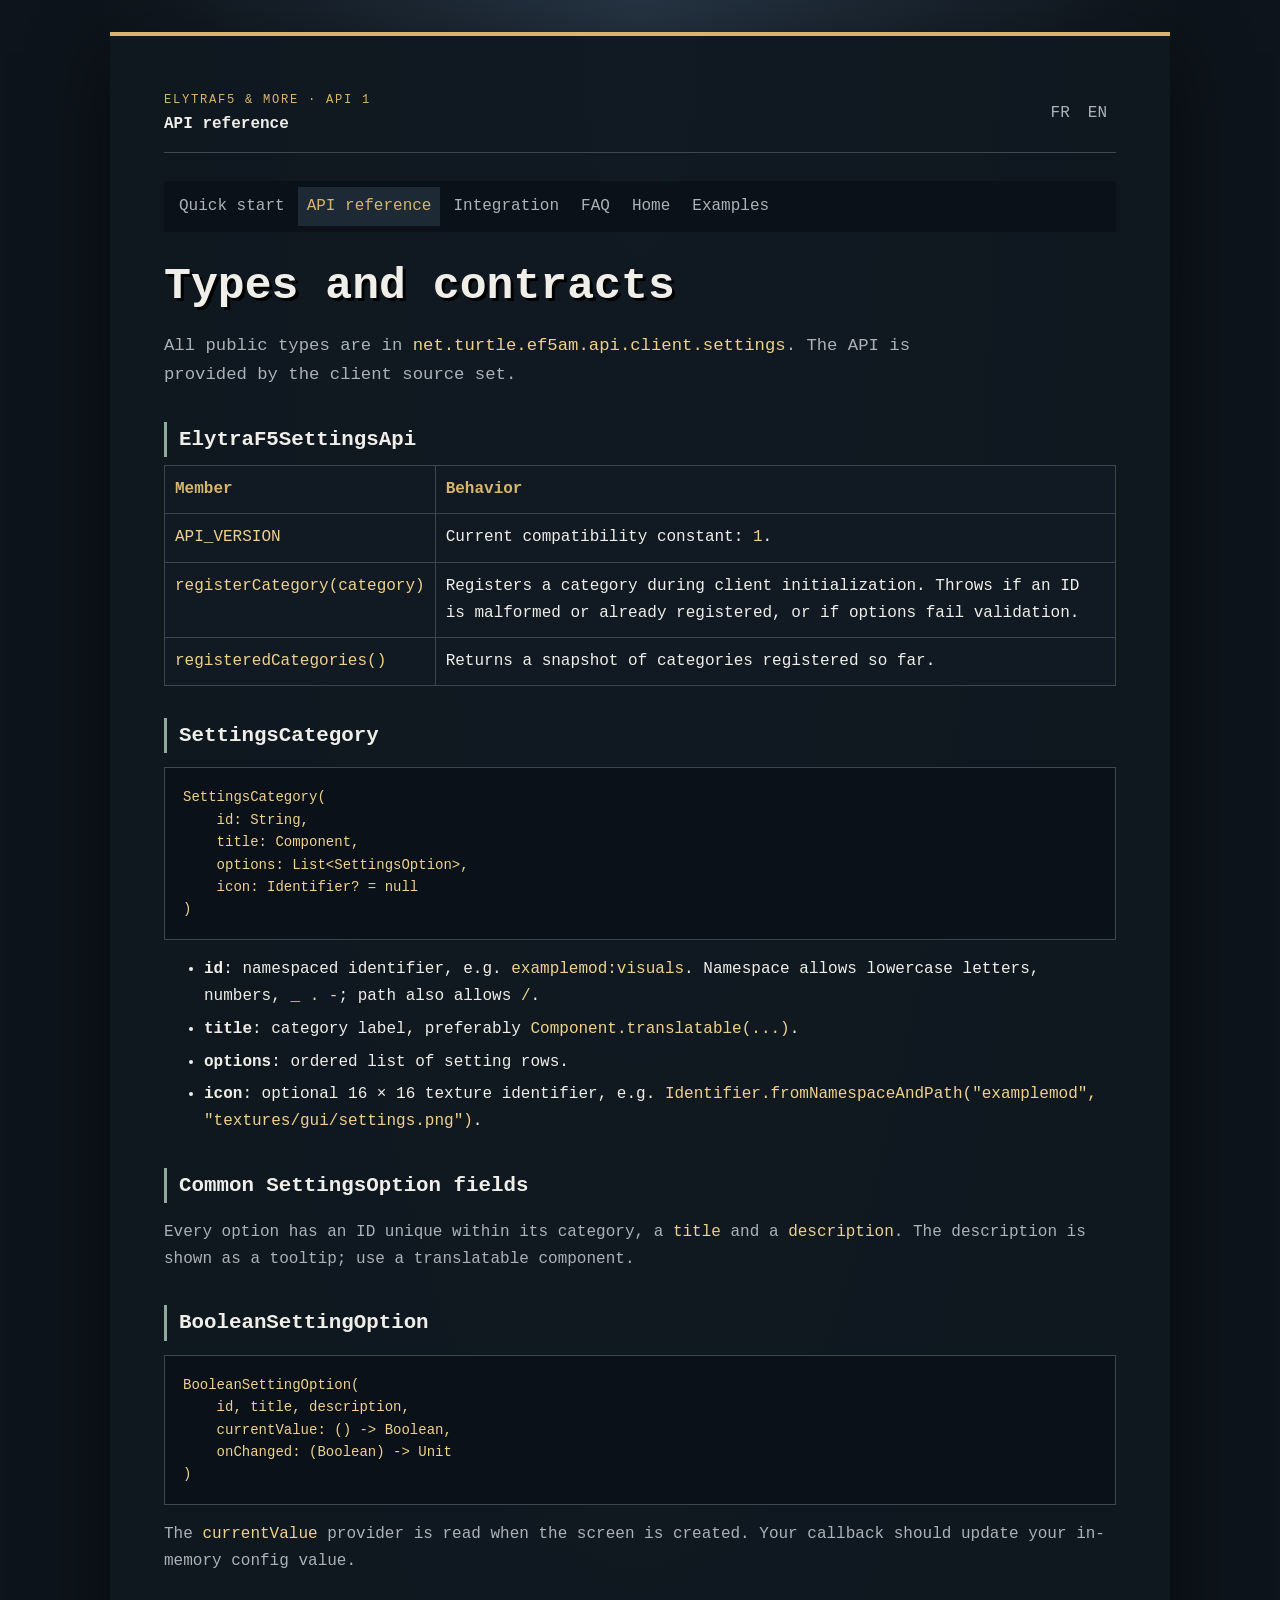
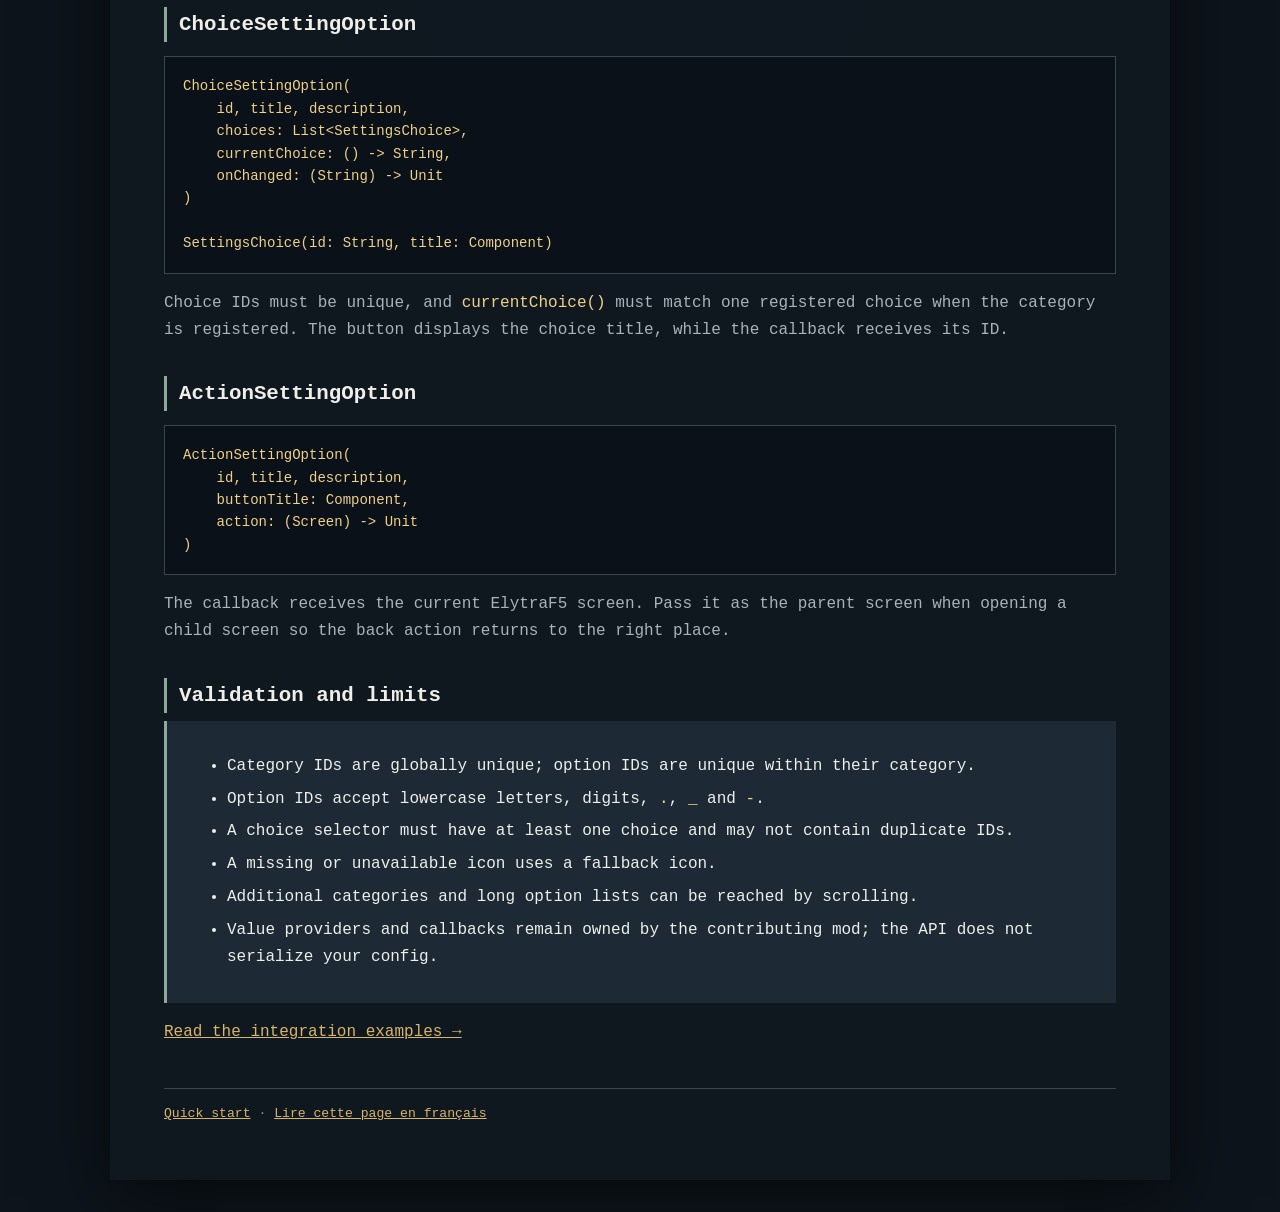
<file: en/reference.html>
<!doctype html><html lang="en"><head><meta charset="utf-8"><meta name="viewport" content="width=device-width,initial-scale=1"><title>API reference · ElytraF5</title><link rel="stylesheet" href="../style.css"></head><body><main class="shell"><article class="frame"><header class="top"><div><div class="brand">ElytraF5 &amp; more · API 1</div><strong>API reference</strong></div><div class="langs"><a href="../fr/reference.html">FR</a><a href="reference.html">EN</a></div></header><nav class="nav"><a href="index.html">Quick start</a><a class="active" href="reference.html">API reference</a><a href="integration.html">Integration</a><a href="faq.html">FAQ</a><a href="../index.html">Home</a><a href="examples.html">Examples</a></nav><h1>Types and contracts</h1><p class="lead">All public types are in <code>net.turtle.ef5am.api.client.settings</code>. The API is provided by the client source set.</p><h2>ElytraF5SettingsApi</h2><table><tr><th>Member</th><th>Behavior</th></tr><tr><td><code>API_VERSION</code></td><td>Current compatibility constant: <code>1</code>.</td></tr><tr><td><code>registerCategory(category)</code></td><td>Registers a category during client initialization. Throws if an ID is malformed or already registered, or if options fail validation.</td></tr><tr><td><code>registeredCategories()</code></td><td>Returns a snapshot of categories registered so far.</td></tr></table><h2>SettingsCategory</h2><pre><code>SettingsCategory(
    id: String,
    title: Component,
    options: List&lt;SettingsOption&gt;,
    icon: Identifier? = null
)</code></pre><ul><li><strong>id</strong>: namespaced identifier, e.g. <code>examplemod:visuals</code>. Namespace allows lowercase letters, numbers, <code>_ . -</code>; path also allows <code>/</code>.</li><li><strong>title</strong>: category label, preferably <code>Component.translatable(...)</code>.</li><li><strong>options</strong>: ordered list of setting rows.</li><li><strong>icon</strong>: optional 16 × 16 texture identifier, e.g. <code>Identifier.fromNamespaceAndPath("examplemod", "textures/gui/settings.png")</code>.</li></ul><h2>Common SettingsOption fields</h2><p>Every option has an ID unique within its category, a <code>title</code> and a <code>description</code>. The description is shown as a tooltip; use a translatable component.</p><h2>BooleanSettingOption</h2><pre><code>BooleanSettingOption(
    id, title, description,
    currentValue: () -&gt; Boolean,
    onChanged: (Boolean) -&gt; Unit
)</code></pre><p>The <code>currentValue</code> provider is read when the screen is created. Your callback should update your in-memory config value.</p><h2>ChoiceSettingOption</h2><pre><code>ChoiceSettingOption(
    id, title, description,
    choices: List&lt;SettingsChoice&gt;,
    currentChoice: () -&gt; String,
    onChanged: (String) -&gt; Unit
)

SettingsChoice(id: String, title: Component)</code></pre><p>Choice IDs must be unique, and <code>currentChoice()</code> must match one registered choice when the category is registered. The button displays the choice title, while the callback receives its ID.</p><h2>ActionSettingOption</h2><pre><code>ActionSettingOption(
    id, title, description,
    buttonTitle: Component,
    action: (Screen) -&gt; Unit
)</code></pre><p>The callback receives the current ElytraF5 screen. Pass it as the parent screen when opening a child screen so the back action returns to the right place.</p><h2>Validation and limits</h2><section class="card"><ul><li>Category IDs are globally unique; option IDs are unique within their category.</li><li>Option IDs accept lowercase letters, digits, <code>.</code>, <code>_</code> and <code>-</code>.</li><li>A choice selector must have at least one choice and may not contain duplicate IDs.</li><li>A missing or unavailable icon uses a fallback icon.</li><li>Additional categories and long option lists can be reached by scrolling.</li><li>Value providers and callbacks remain owned by the contributing mod; the API does not serialize your config.</li></ul></section><p><a href="integration.html">Read the integration examples →</a></p><footer><a href="index.html">Quick start</a> · <a href="../fr/reference.html">Lire cette page en français</a></footer></article></main></body></html>
</file>
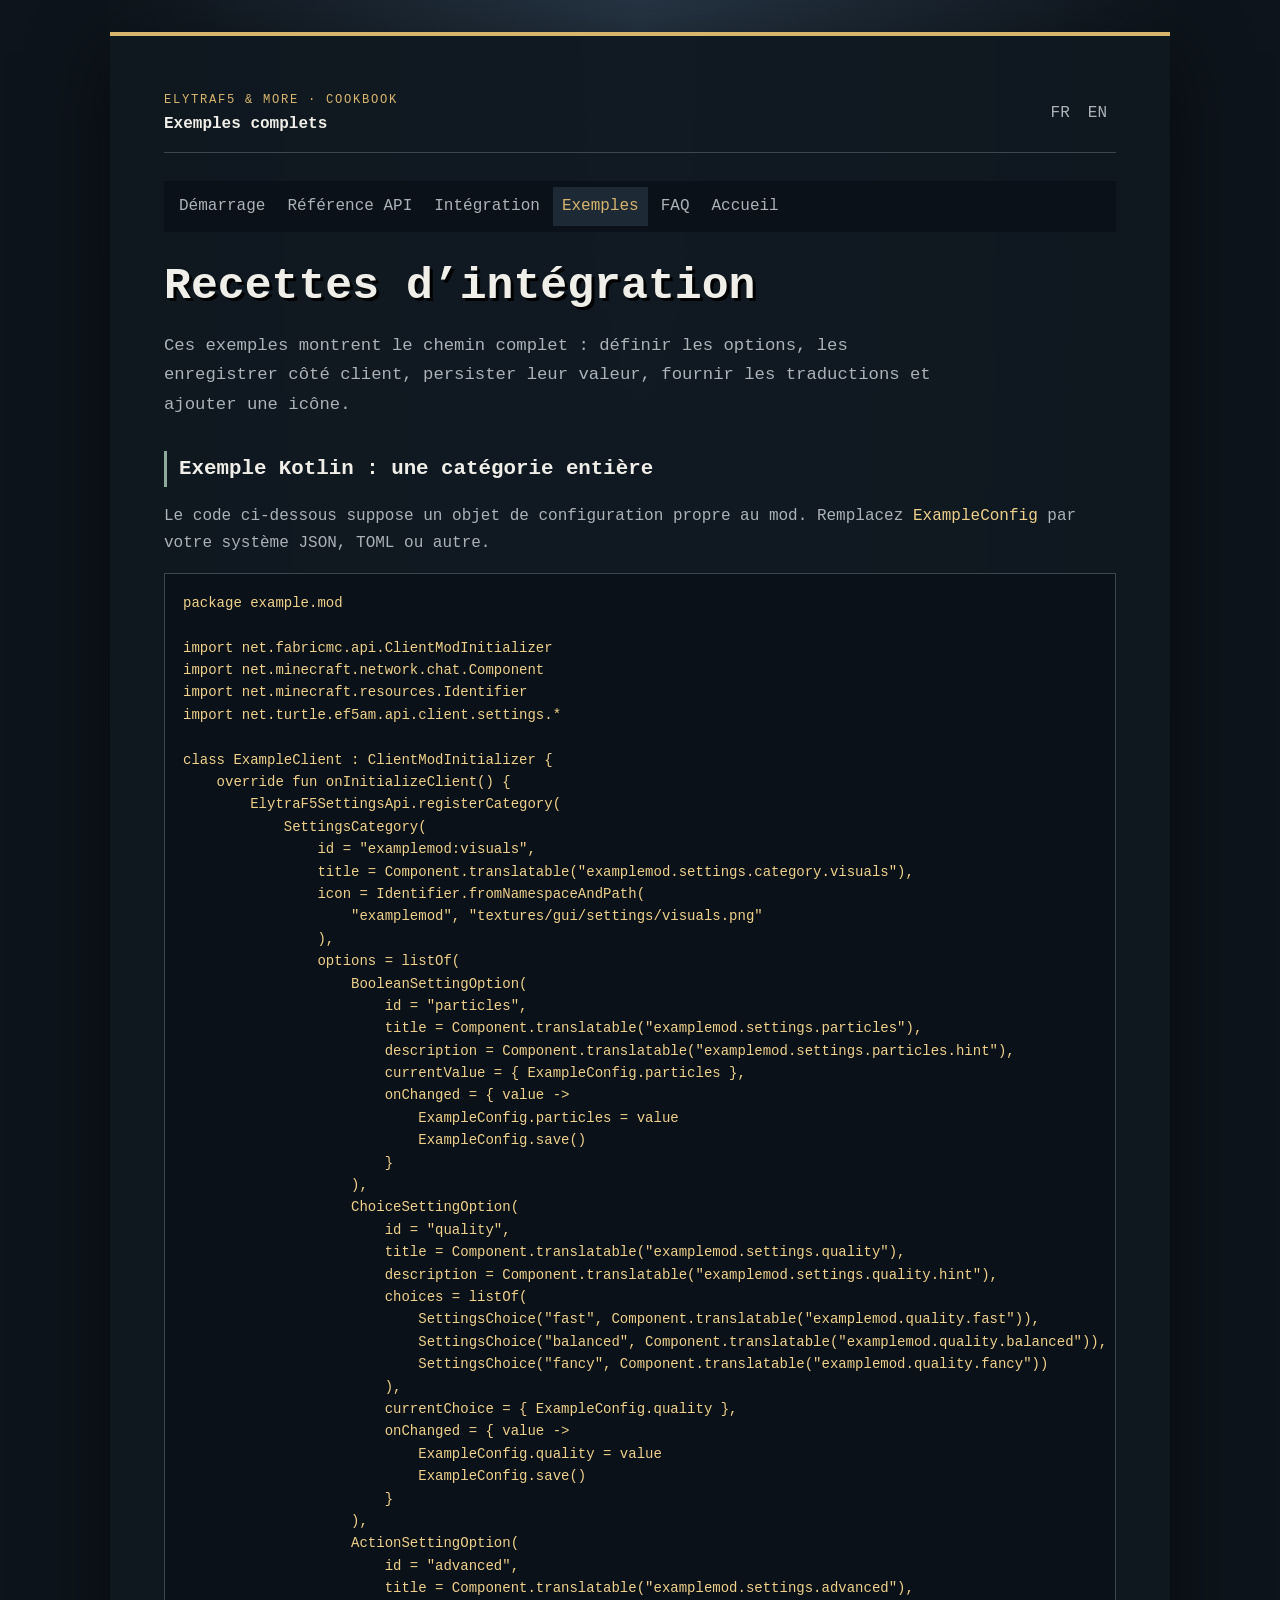
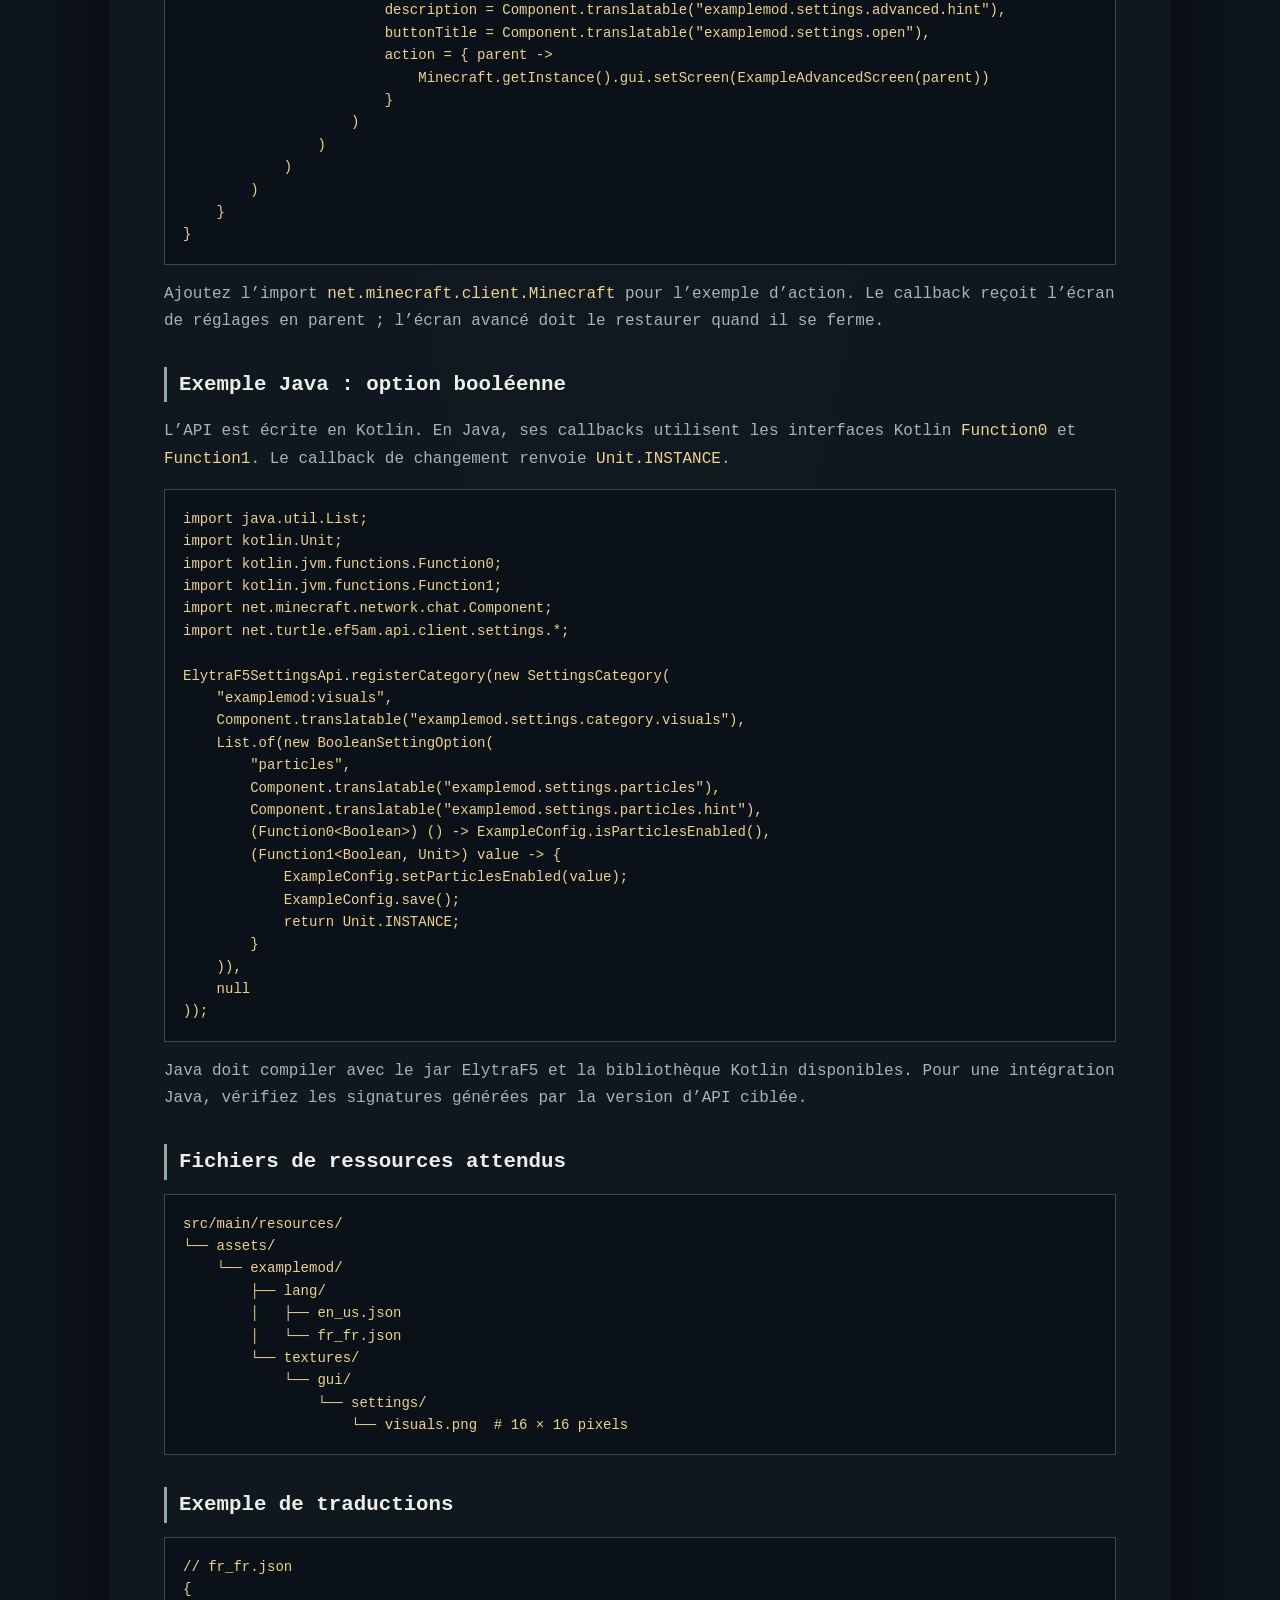
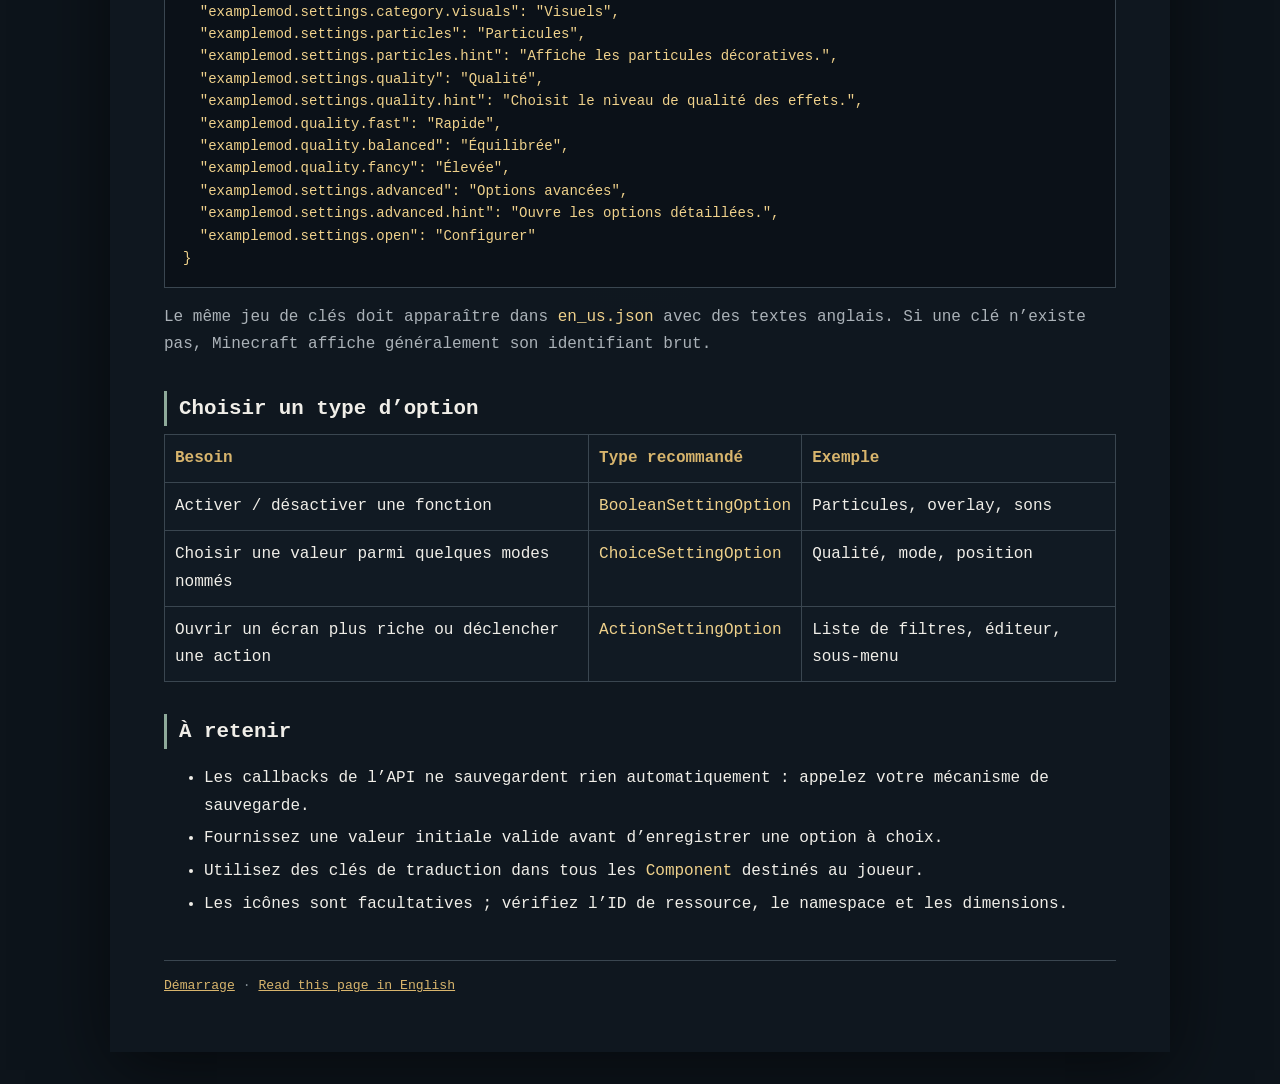
<file: fr/examples.html>
<!doctype html><html lang="fr"><head><meta charset="utf-8"><meta name="viewport" content="width=device-width,initial-scale=1"><title>Exemples complets · API ElytraF5</title><link rel="stylesheet" href="../style.css"></head><body><main class="shell"><article class="frame"><header class="top"><div><div class="brand">ElytraF5 &amp; more · Cookbook</div><strong>Exemples complets</strong></div><div class="langs"><a href="examples.html">FR</a><a href="../en/examples.html">EN</a></div></header><nav class="nav"><a href="index.html">Démarrage</a><a href="reference.html">Référence API</a><a href="integration.html">Intégration</a><a class="active" href="examples.html">Exemples</a><a href="faq.html">FAQ</a><a href="../index.html">Accueil</a></nav><h1>Recettes d’intégration</h1><p class="lead">Ces exemples montrent le chemin complet : définir les options, les enregistrer côté client, persister leur valeur, fournir les traductions et ajouter une icône.</p><h2>Exemple Kotlin : une catégorie entière</h2><p>Le code ci-dessous suppose un objet de configuration propre au mod. Remplacez <code>ExampleConfig</code> par votre système JSON, TOML ou autre.</p><pre><code>package example.mod

import net.fabricmc.api.ClientModInitializer
import net.minecraft.network.chat.Component
import net.minecraft.resources.Identifier
import net.turtle.ef5am.api.client.settings.*

class ExampleClient : ClientModInitializer {
    override fun onInitializeClient() {
        ElytraF5SettingsApi.registerCategory(
            SettingsCategory(
                id = "examplemod:visuals",
                title = Component.translatable("examplemod.settings.category.visuals"),
                icon = Identifier.fromNamespaceAndPath(
                    "examplemod", "textures/gui/settings/visuals.png"
                ),
                options = listOf(
                    BooleanSettingOption(
                        id = "particles",
                        title = Component.translatable("examplemod.settings.particles"),
                        description = Component.translatable("examplemod.settings.particles.hint"),
                        currentValue = { ExampleConfig.particles },
                        onChanged = { value -&gt;
                            ExampleConfig.particles = value
                            ExampleConfig.save()
                        }
                    ),
                    ChoiceSettingOption(
                        id = "quality",
                        title = Component.translatable("examplemod.settings.quality"),
                        description = Component.translatable("examplemod.settings.quality.hint"),
                        choices = listOf(
                            SettingsChoice("fast", Component.translatable("examplemod.quality.fast")),
                            SettingsChoice("balanced", Component.translatable("examplemod.quality.balanced")),
                            SettingsChoice("fancy", Component.translatable("examplemod.quality.fancy"))
                        ),
                        currentChoice = { ExampleConfig.quality },
                        onChanged = { value -&gt;
                            ExampleConfig.quality = value
                            ExampleConfig.save()
                        }
                    ),
                    ActionSettingOption(
                        id = "advanced",
                        title = Component.translatable("examplemod.settings.advanced"),
                        description = Component.translatable("examplemod.settings.advanced.hint"),
                        buttonTitle = Component.translatable("examplemod.settings.open"),
                        action = { parent -&gt;
                            Minecraft.getInstance().gui.setScreen(ExampleAdvancedScreen(parent))
                        }
                    )
                )
            )
        )
    }
}</code></pre><p>Ajoutez l’import <code>net.minecraft.client.Minecraft</code> pour l’exemple d’action. Le callback reçoit l’écran de réglages en parent ; l’écran avancé doit le restaurer quand il se ferme.</p><h2>Exemple Java : option booléenne</h2><p>L’API est écrite en Kotlin. En Java, ses callbacks utilisent les interfaces Kotlin <code>Function0</code> et <code>Function1</code>. Le callback de changement renvoie <code>Unit.INSTANCE</code>.</p><pre><code>import java.util.List;
import kotlin.Unit;
import kotlin.jvm.functions.Function0;
import kotlin.jvm.functions.Function1;
import net.minecraft.network.chat.Component;
import net.turtle.ef5am.api.client.settings.*;

ElytraF5SettingsApi.registerCategory(new SettingsCategory(
    "examplemod:visuals",
    Component.translatable("examplemod.settings.category.visuals"),
    List.of(new BooleanSettingOption(
        "particles",
        Component.translatable("examplemod.settings.particles"),
        Component.translatable("examplemod.settings.particles.hint"),
        (Function0&lt;Boolean&gt;) () -&gt; ExampleConfig.isParticlesEnabled(),
        (Function1&lt;Boolean, Unit&gt;) value -&gt; {
            ExampleConfig.setParticlesEnabled(value);
            ExampleConfig.save();
            return Unit.INSTANCE;
        }
    )),
    null
));</code></pre><p>Java doit compiler avec le jar ElytraF5 et la bibliothèque Kotlin disponibles. Pour une intégration Java, vérifiez les signatures générées par la version d’API ciblée.</p><h2>Fichiers de ressources attendus</h2><pre><code>src/main/resources/
└── assets/
    └── examplemod/
        ├── lang/
        │   ├── en_us.json
        │   └── fr_fr.json
        └── textures/
            └── gui/
                └── settings/
                    └── visuals.png  # 16 × 16 pixels</code></pre><h2>Exemple de traductions</h2><pre><code>// fr_fr.json
{
  "examplemod.settings.category.visuals": "Visuels",
  "examplemod.settings.particles": "Particules",
  "examplemod.settings.particles.hint": "Affiche les particules décoratives.",
  "examplemod.settings.quality": "Qualité",
  "examplemod.settings.quality.hint": "Choisit le niveau de qualité des effets.",
  "examplemod.quality.fast": "Rapide",
  "examplemod.quality.balanced": "Équilibrée",
  "examplemod.quality.fancy": "Élevée",
  "examplemod.settings.advanced": "Options avancées",
  "examplemod.settings.advanced.hint": "Ouvre les options détaillées.",
  "examplemod.settings.open": "Configurer"
}</code></pre><p>Le même jeu de clés doit apparaître dans <code>en_us.json</code> avec des textes anglais. Si une clé n’existe pas, Minecraft affiche généralement son identifiant brut.</p><h2>Choisir un type d’option</h2><table><tr><th>Besoin</th><th>Type recommandé</th><th>Exemple</th></tr><tr><td>Activer / désactiver une fonction</td><td><code>BooleanSettingOption</code></td><td>Particules, overlay, sons</td></tr><tr><td>Choisir une valeur parmi quelques modes nommés</td><td><code>ChoiceSettingOption</code></td><td>Qualité, mode, position</td></tr><tr><td>Ouvrir un écran plus riche ou déclencher une action</td><td><code>ActionSettingOption</code></td><td>Liste de filtres, éditeur, sous-menu</td></tr></table><h2>À retenir</h2><ul><li>Les callbacks de l’API ne sauvegardent rien automatiquement : appelez votre mécanisme de sauvegarde.</li><li>Fournissez une valeur initiale valide avant d’enregistrer une option à choix.</li><li>Utilisez des clés de traduction dans tous les <code>Component</code> destinés au joueur.</li><li>Les icônes sont facultatives ; vérifiez l’ID de ressource, le namespace et les dimensions.</li></ul><footer><a href="index.html">Démarrage</a> · <a href="../en/examples.html">Read this page in English</a></footer></article></main></body></html>
</file>
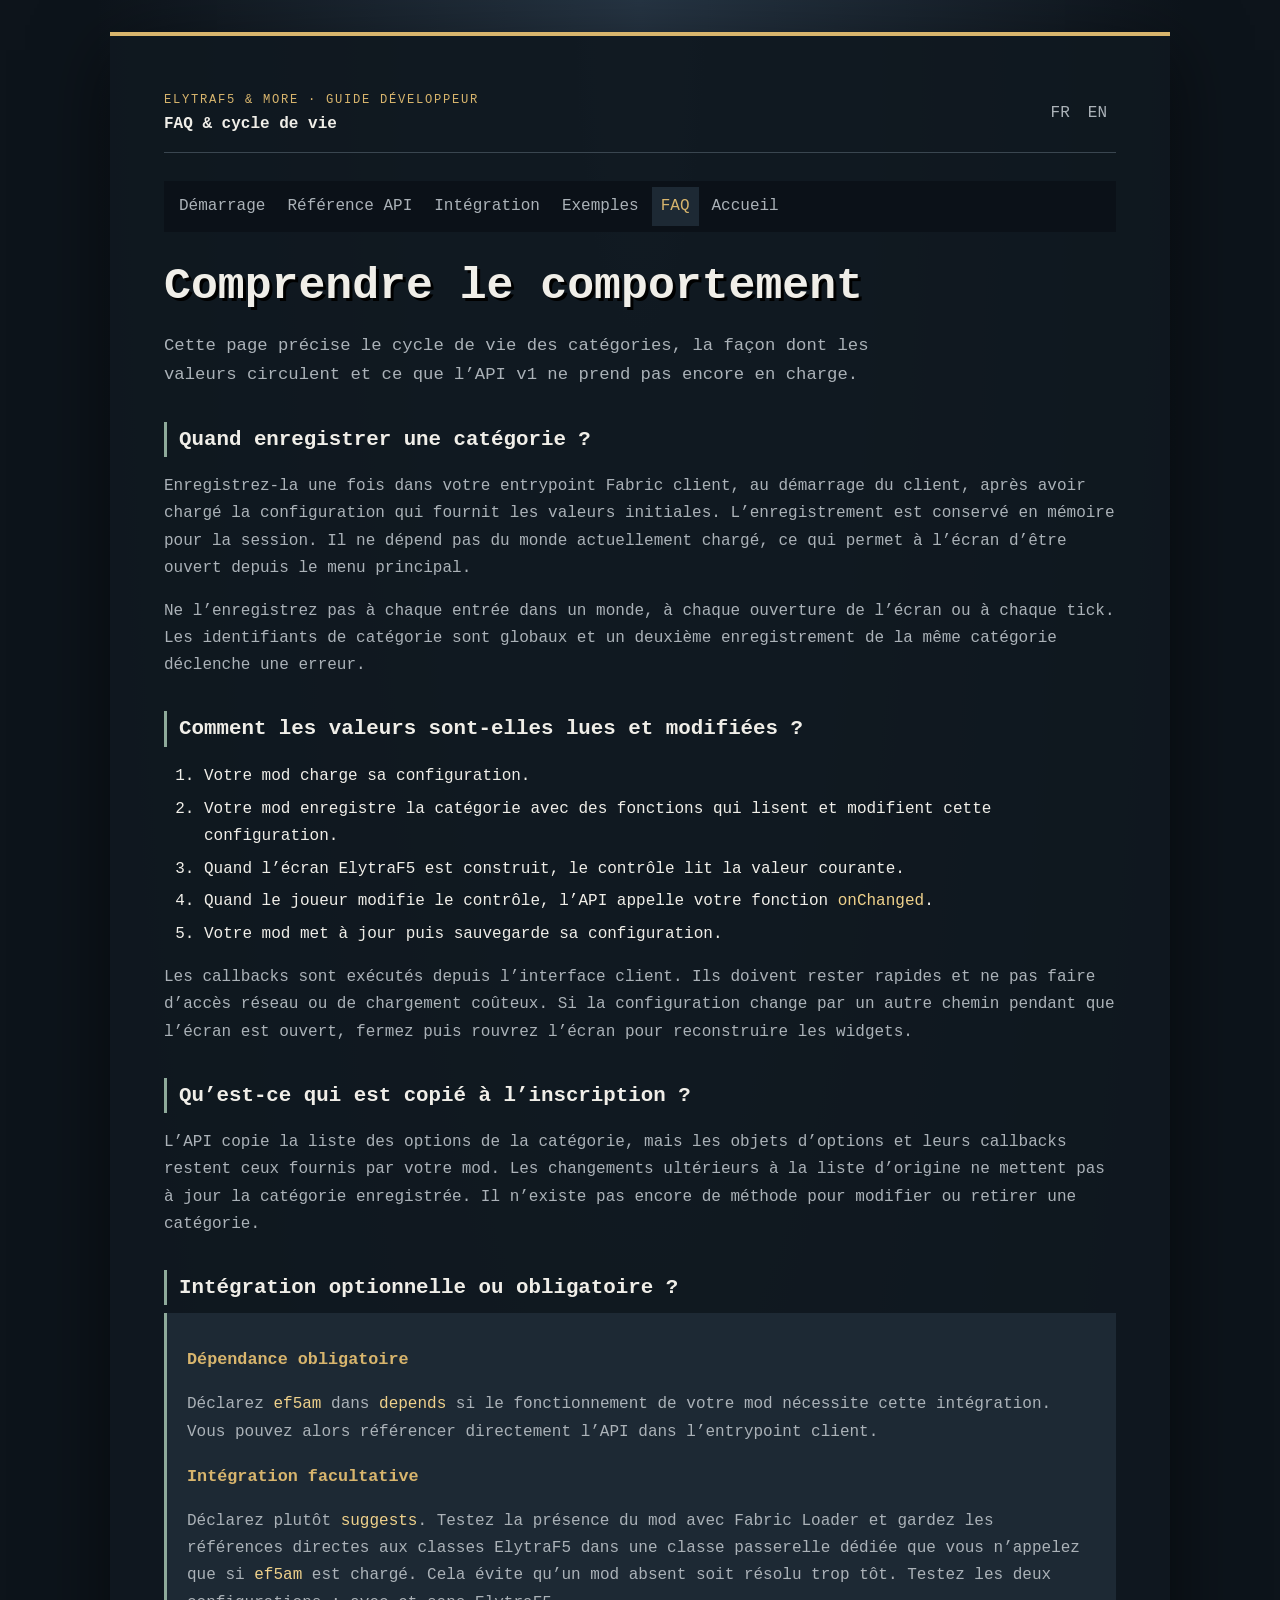
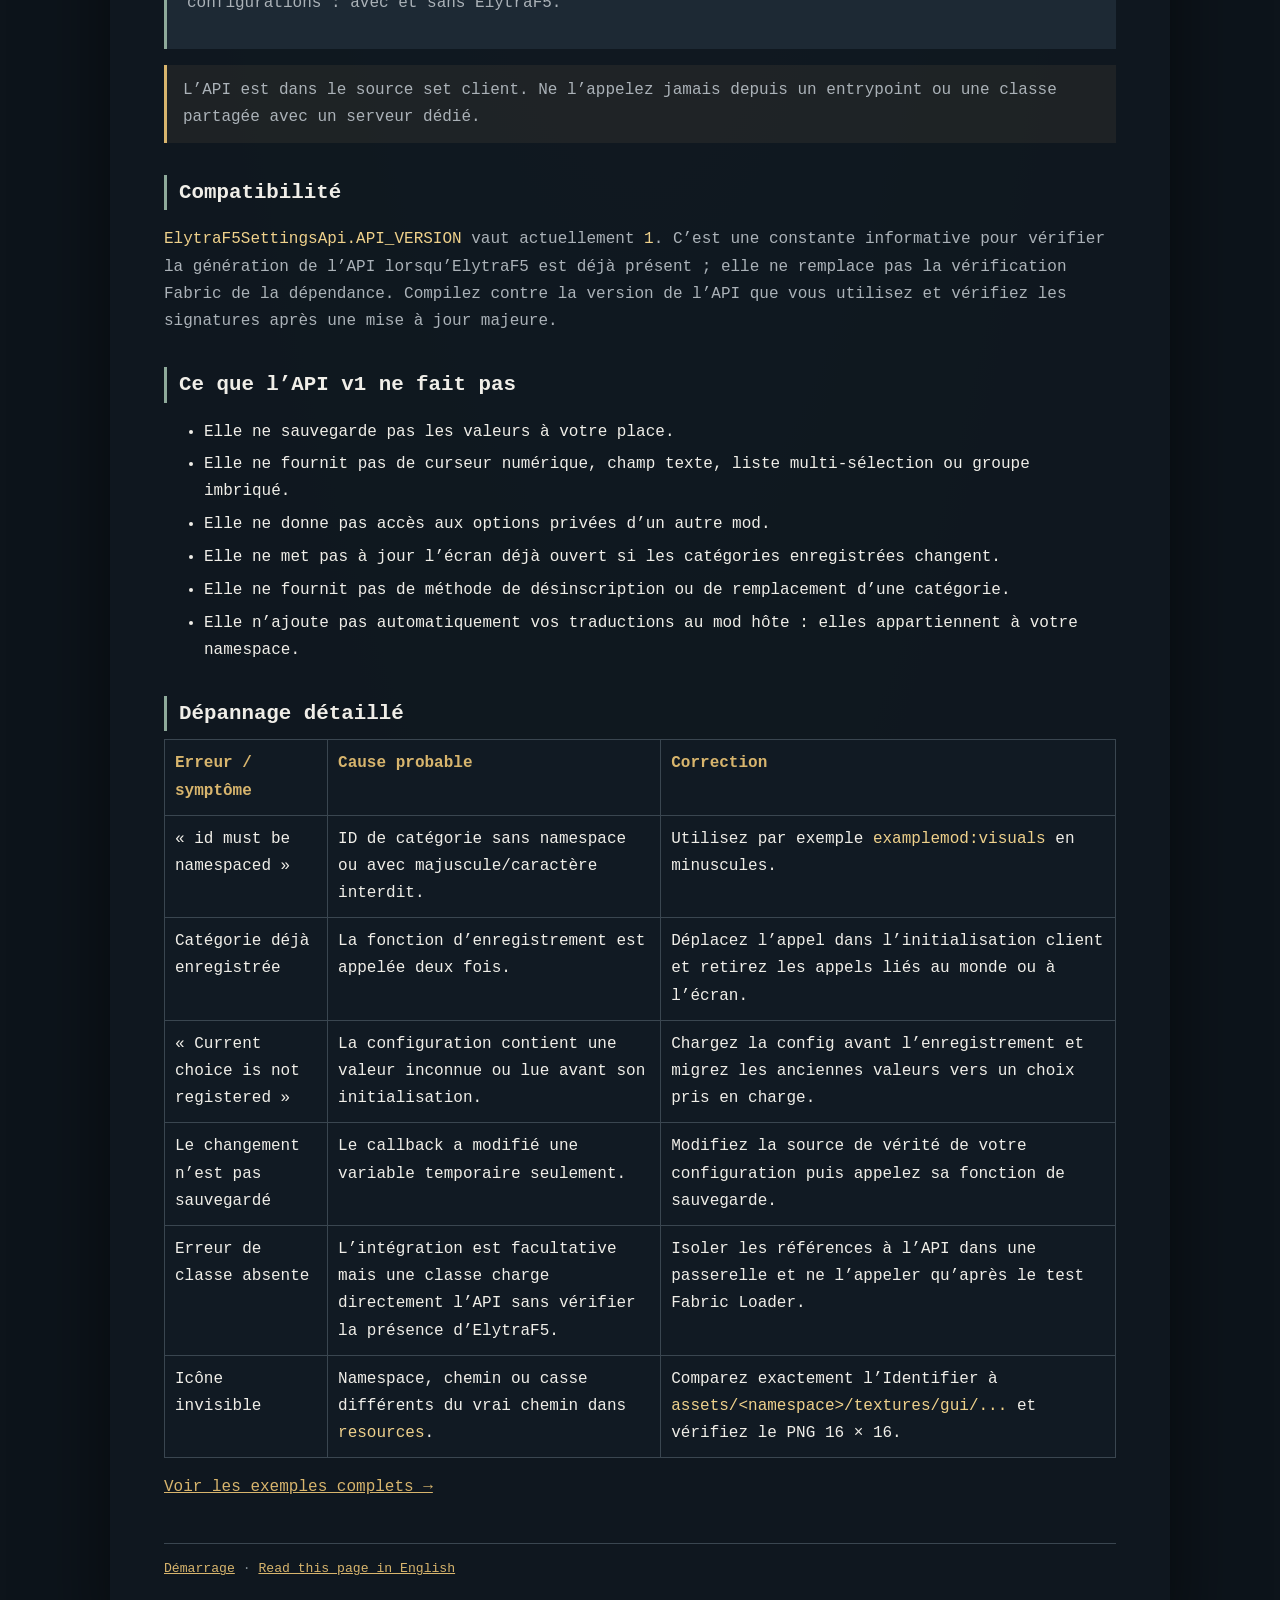
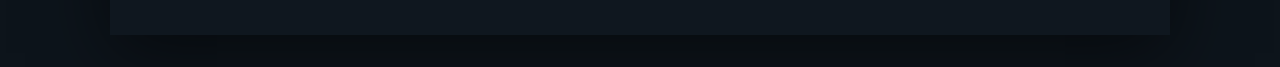
<file: fr/faq.html>
<!doctype html><html lang="fr"><head><meta charset="utf-8"><meta name="viewport" content="width=device-width,initial-scale=1"><title>FAQ et cycle de vie · API ElytraF5</title><link rel="stylesheet" href="../style.css"></head><body><main class="shell"><article class="frame"><header class="top"><div><div class="brand">ElytraF5 &amp; more · Guide développeur</div><strong>FAQ &amp; cycle de vie</strong></div><div class="langs"><a href="faq.html">FR</a><a href="../en/faq.html">EN</a></div></header><nav class="nav"><a href="index.html">Démarrage</a><a href="reference.html">Référence API</a><a href="integration.html">Intégration</a><a href="examples.html">Exemples</a><a class="active" href="faq.html">FAQ</a><a href="../index.html">Accueil</a></nav><h1>Comprendre le comportement</h1><p class="lead">Cette page précise le cycle de vie des catégories, la façon dont les valeurs circulent et ce que l’API v1 ne prend pas encore en charge.</p><h2>Quand enregistrer une catégorie ?</h2><p>Enregistrez-la une fois dans votre entrypoint Fabric client, au démarrage du client, après avoir chargé la configuration qui fournit les valeurs initiales. L’enregistrement est conservé en mémoire pour la session. Il ne dépend pas du monde actuellement chargé, ce qui permet à l’écran d’être ouvert depuis le menu principal.</p><p>Ne l’enregistrez pas à chaque entrée dans un monde, à chaque ouverture de l’écran ou à chaque tick. Les identifiants de catégorie sont globaux et un deuxième enregistrement de la même catégorie déclenche une erreur.</p><h2>Comment les valeurs sont-elles lues et modifiées ?</h2><ol><li>Votre mod charge sa configuration.</li><li>Votre mod enregistre la catégorie avec des fonctions qui lisent et modifient cette configuration.</li><li>Quand l’écran ElytraF5 est construit, le contrôle lit la valeur courante.</li><li>Quand le joueur modifie le contrôle, l’API appelle votre fonction <code>onChanged</code>.</li><li>Votre mod met à jour puis sauvegarde sa configuration.</li></ol><p>Les callbacks sont exécutés depuis l’interface client. Ils doivent rester rapides et ne pas faire d’accès réseau ou de chargement coûteux. Si la configuration change par un autre chemin pendant que l’écran est ouvert, fermez puis rouvrez l’écran pour reconstruire les widgets.</p><h2>Qu’est-ce qui est copié à l’inscription ?</h2><p>L’API copie la liste des options de la catégorie, mais les objets d’options et leurs callbacks restent ceux fournis par votre mod. Les changements ultérieurs à la liste d’origine ne mettent pas à jour la catégorie enregistrée. Il n’existe pas encore de méthode pour modifier ou retirer une catégorie.</p><h2>Intégration optionnelle ou obligatoire ?</h2><div class="card"><h3>Dépendance obligatoire</h3><p>Déclarez <code>ef5am</code> dans <code>depends</code> si le fonctionnement de votre mod nécessite cette intégration. Vous pouvez alors référencer directement l’API dans l’entrypoint client.</p><h3>Intégration facultative</h3><p>Déclarez plutôt <code>suggests</code>. Testez la présence du mod avec Fabric Loader et gardez les références directes aux classes ElytraF5 dans une classe passerelle dédiée que vous n’appelez que si <code>ef5am</code> est chargé. Cela évite qu’un mod absent soit résolu trop tôt. Testez les deux configurations : avec et sans ElytraF5.</p></div><p class="callout">L’API est dans le source set client. Ne l’appelez jamais depuis un entrypoint ou une classe partagée avec un serveur dédié.</p><h2>Compatibilité</h2><p><code>ElytraF5SettingsApi.API_VERSION</code> vaut actuellement <code>1</code>. C’est une constante informative pour vérifier la génération de l’API lorsqu’ElytraF5 est déjà présent ; elle ne remplace pas la vérification Fabric de la dépendance. Compilez contre la version de l’API que vous utilisez et vérifiez les signatures après une mise à jour majeure.</p><h2>Ce que l’API v1 ne fait pas</h2><ul><li>Elle ne sauvegarde pas les valeurs à votre place.</li><li>Elle ne fournit pas de curseur numérique, champ texte, liste multi-sélection ou groupe imbriqué.</li><li>Elle ne donne pas accès aux options privées d’un autre mod.</li><li>Elle ne met pas à jour l’écran déjà ouvert si les catégories enregistrées changent.</li><li>Elle ne fournit pas de méthode de désinscription ou de remplacement d’une catégorie.</li><li>Elle n’ajoute pas automatiquement vos traductions au mod hôte : elles appartiennent à votre namespace.</li></ul><h2>Dépannage détaillé</h2><table><tr><th>Erreur / symptôme</th><th>Cause probable</th><th>Correction</th></tr><tr><td>« id must be namespaced »</td><td>ID de catégorie sans namespace ou avec majuscule/caractère interdit.</td><td>Utilisez par exemple <code>examplemod:visuals</code> en minuscules.</td></tr><tr><td>Catégorie déjà enregistrée</td><td>La fonction d’enregistrement est appelée deux fois.</td><td>Déplacez l’appel dans l’initialisation client et retirez les appels liés au monde ou à l’écran.</td></tr><tr><td>« Current choice is not registered »</td><td>La configuration contient une valeur inconnue ou lue avant son initialisation.</td><td>Chargez la config avant l’enregistrement et migrez les anciennes valeurs vers un choix pris en charge.</td></tr><tr><td>Le changement n’est pas sauvegardé</td><td>Le callback a modifié une variable temporaire seulement.</td><td>Modifiez la source de vérité de votre configuration puis appelez sa fonction de sauvegarde.</td></tr><tr><td>Erreur de classe absente</td><td>L’intégration est facultative mais une classe charge directement l’API sans vérifier la présence d’ElytraF5.</td><td>Isoler les références à l’API dans une passerelle et ne l’appeler qu’après le test Fabric Loader.</td></tr><tr><td>Icône invisible</td><td>Namespace, chemin ou casse différents du vrai chemin dans <code>resources</code>.</td><td>Comparez exactement l’Identifier à <code>assets/&lt;namespace&gt;/textures/gui/...</code> et vérifiez le PNG 16 × 16.</td></tr></table><p><a href="examples.html">Voir les exemples complets →</a></p><footer><a href="index.html">Démarrage</a> · <a href="../en/faq.html">Read this page in English</a></footer></article></main></body></html>
</file>
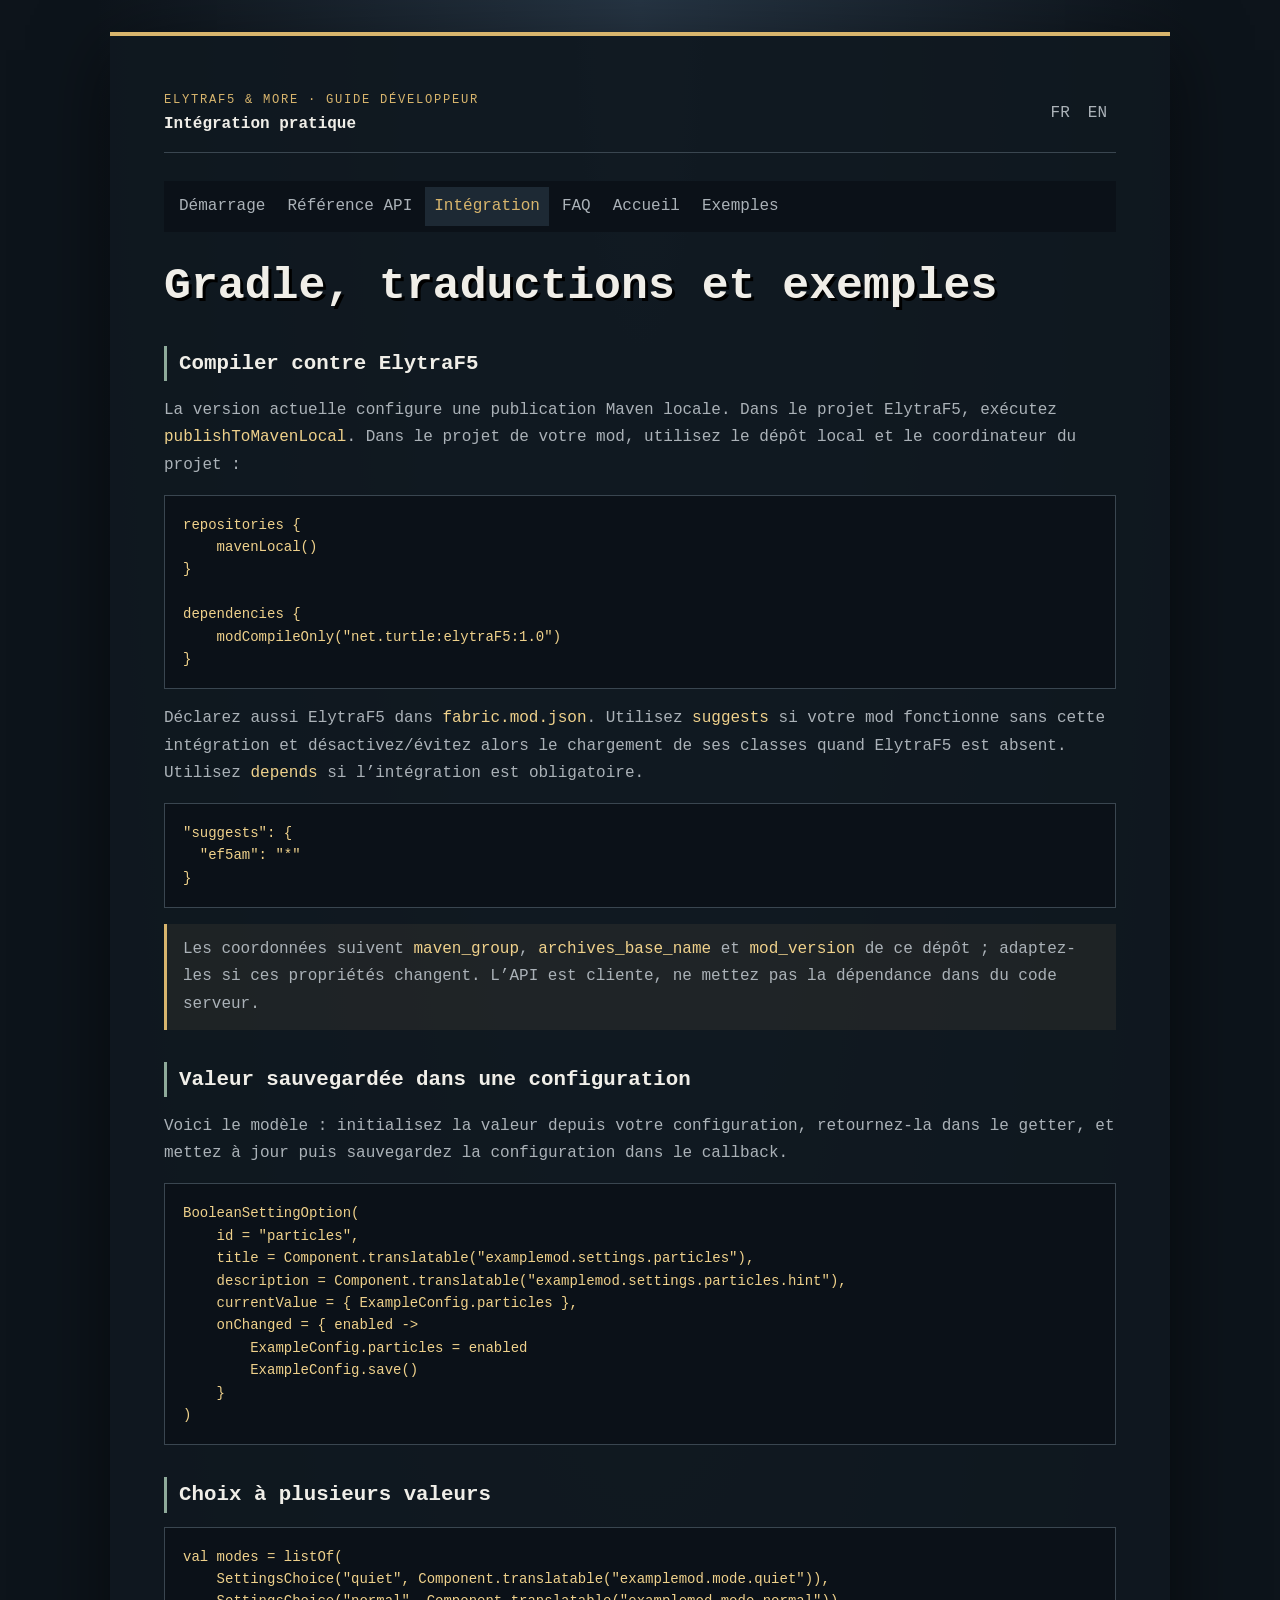
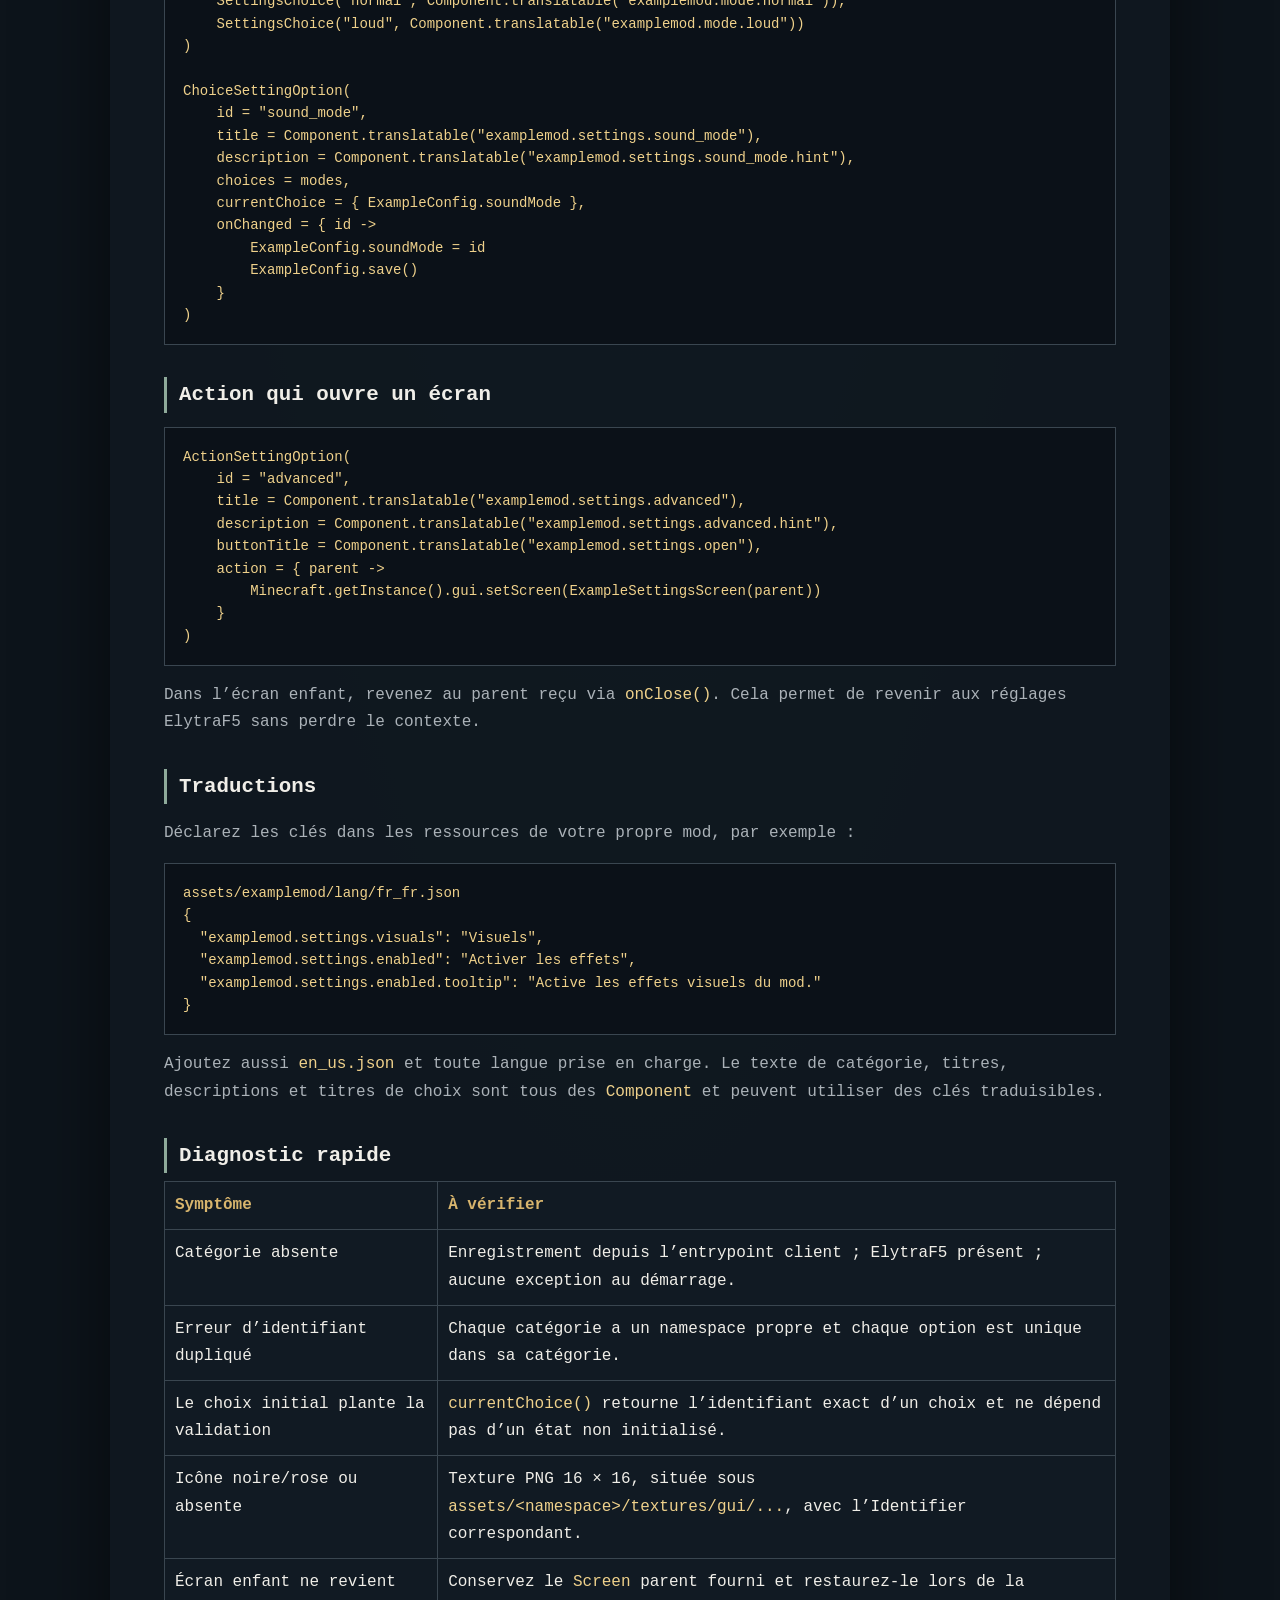
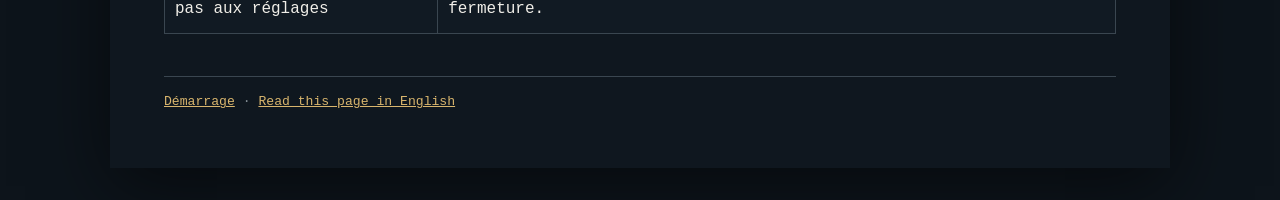
<file: fr/integration.html>
<!doctype html><html lang="fr"><head><meta charset="utf-8"><meta name="viewport" content="width=device-width,initial-scale=1"><title>Intégration · ElytraF5 API</title><link rel="stylesheet" href="../style.css"></head><body><main class="shell"><article class="frame"><header class="top"><div><div class="brand">ElytraF5 &amp; more · Guide développeur</div><strong>Intégration pratique</strong></div><div class="langs"><a href="integration.html">FR</a><a href="../en/integration.html">EN</a></div></header><nav class="nav"><a href="index.html">Démarrage</a><a href="reference.html">Référence API</a><a class="active" href="integration.html">Intégration</a><a href="faq.html">FAQ</a><a href="../index.html">Accueil</a><a href="examples.html">Exemples</a></nav><h1>Gradle, traductions et exemples</h1><h2>Compiler contre ElytraF5</h2><p>La version actuelle configure une publication Maven locale. Dans le projet ElytraF5, exécutez <code>publishToMavenLocal</code>. Dans le projet de votre mod, utilisez le dépôt local et le coordinateur du projet :</p><pre><code>repositories {
    mavenLocal()
}

dependencies {
    modCompileOnly("net.turtle:elytraF5:1.0")
}</code></pre><p>Déclarez aussi ElytraF5 dans <code>fabric.mod.json</code>. Utilisez <code>suggests</code> si votre mod fonctionne sans cette intégration et désactivez/évitez alors le chargement de ses classes quand ElytraF5 est absent. Utilisez <code>depends</code> si l’intégration est obligatoire.</p><pre><code>"suggests": {
  "ef5am": "*"
}</code></pre><p class="callout">Les coordonnées suivent <code>maven_group</code>, <code>archives_base_name</code> et <code>mod_version</code> de ce dépôt ; adaptez-les si ces propriétés changent. L’API est cliente, ne mettez pas la dépendance dans du code serveur.</p><h2>Valeur sauvegardée dans une configuration</h2><p>Voici le modèle : initialisez la valeur depuis votre configuration, retournez-la dans le getter, et mettez à jour puis sauvegardez la configuration dans le callback.</p><pre><code>BooleanSettingOption(
    id = "particles",
    title = Component.translatable("examplemod.settings.particles"),
    description = Component.translatable("examplemod.settings.particles.hint"),
    currentValue = { ExampleConfig.particles },
    onChanged = { enabled -&gt;
        ExampleConfig.particles = enabled
        ExampleConfig.save()
    }
)</code></pre><h2>Choix à plusieurs valeurs</h2><pre><code>val modes = listOf(
    SettingsChoice("quiet", Component.translatable("examplemod.mode.quiet")),
    SettingsChoice("normal", Component.translatable("examplemod.mode.normal")),
    SettingsChoice("loud", Component.translatable("examplemod.mode.loud"))
)

ChoiceSettingOption(
    id = "sound_mode",
    title = Component.translatable("examplemod.settings.sound_mode"),
    description = Component.translatable("examplemod.settings.sound_mode.hint"),
    choices = modes,
    currentChoice = { ExampleConfig.soundMode },
    onChanged = { id -&gt;
        ExampleConfig.soundMode = id
        ExampleConfig.save()
    }
)</code></pre><h2>Action qui ouvre un écran</h2><pre><code>ActionSettingOption(
    id = "advanced",
    title = Component.translatable("examplemod.settings.advanced"),
    description = Component.translatable("examplemod.settings.advanced.hint"),
    buttonTitle = Component.translatable("examplemod.settings.open"),
    action = { parent -&gt;
        Minecraft.getInstance().gui.setScreen(ExampleSettingsScreen(parent))
    }
)</code></pre><p>Dans l’écran enfant, revenez au parent reçu via <code>onClose()</code>. Cela permet de revenir aux réglages ElytraF5 sans perdre le contexte.</p><h2>Traductions</h2><p>Déclarez les clés dans les ressources de votre propre mod, par exemple :</p><pre><code>assets/examplemod/lang/fr_fr.json
{
  "examplemod.settings.visuals": "Visuels",
  "examplemod.settings.enabled": "Activer les effets",
  "examplemod.settings.enabled.tooltip": "Active les effets visuels du mod."
}</code></pre><p>Ajoutez aussi <code>en_us.json</code> et toute langue prise en charge. Le texte de catégorie, titres, descriptions et titres de choix sont tous des <code>Component</code> et peuvent utiliser des clés traduisibles.</p><h2>Diagnostic rapide</h2><table><tr><th>Symptôme</th><th>À vérifier</th></tr><tr><td>Catégorie absente</td><td>Enregistrement depuis l’entrypoint client ; ElytraF5 présent ; aucune exception au démarrage.</td></tr><tr><td>Erreur d’identifiant dupliqué</td><td>Chaque catégorie a un namespace propre et chaque option est unique dans sa catégorie.</td></tr><tr><td>Le choix initial plante la validation</td><td><code>currentChoice()</code> retourne l’identifiant exact d’un choix et ne dépend pas d’un état non initialisé.</td></tr><tr><td>Icône noire/rose ou absente</td><td>Texture PNG 16 × 16, située sous <code>assets/&lt;namespace&gt;/textures/gui/...</code>, avec l’Identifier correspondant.</td></tr><tr><td>Écran enfant ne revient pas aux réglages</td><td>Conservez le <code>Screen</code> parent fourni et restaurez-le lors de la fermeture.</td></tr></table><footer><a href="index.html">Démarrage</a> · <a href="../en/integration.html">Read this page in English</a></footer></article></main></body></html>
</file>
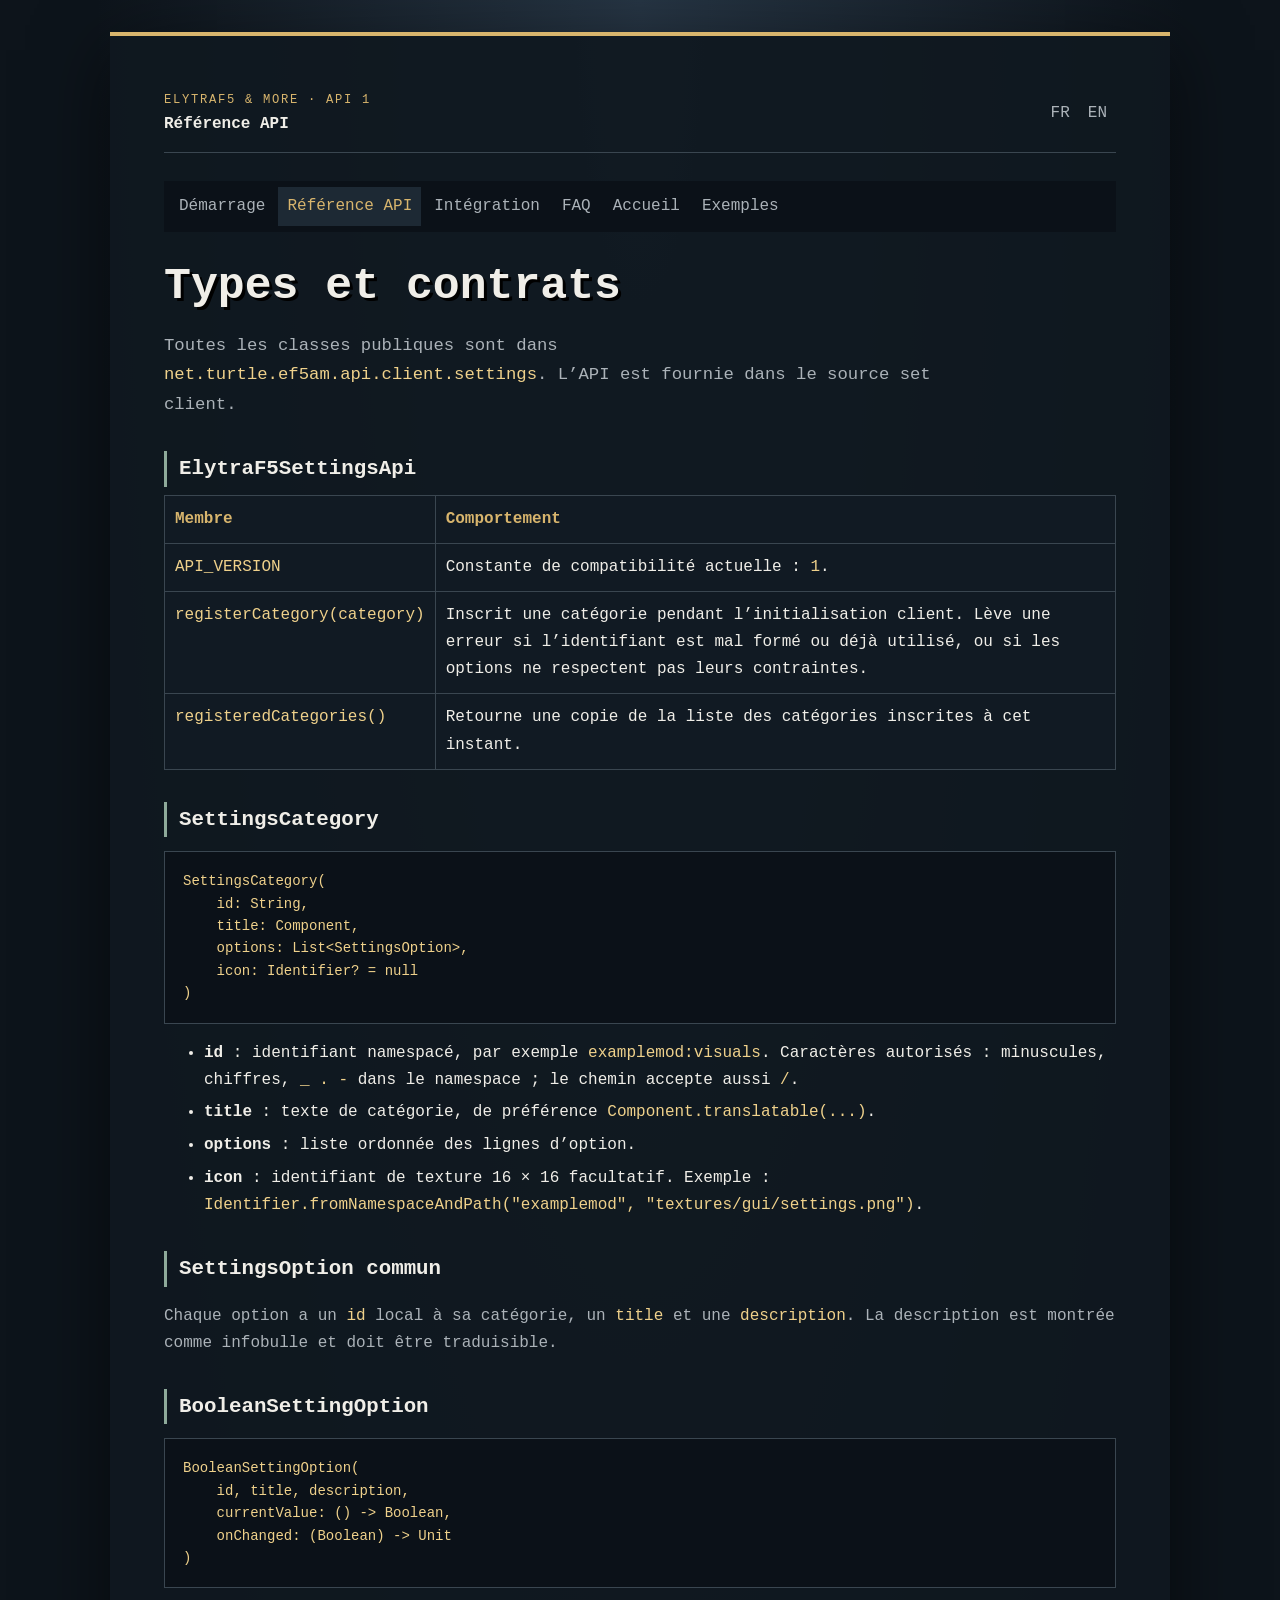
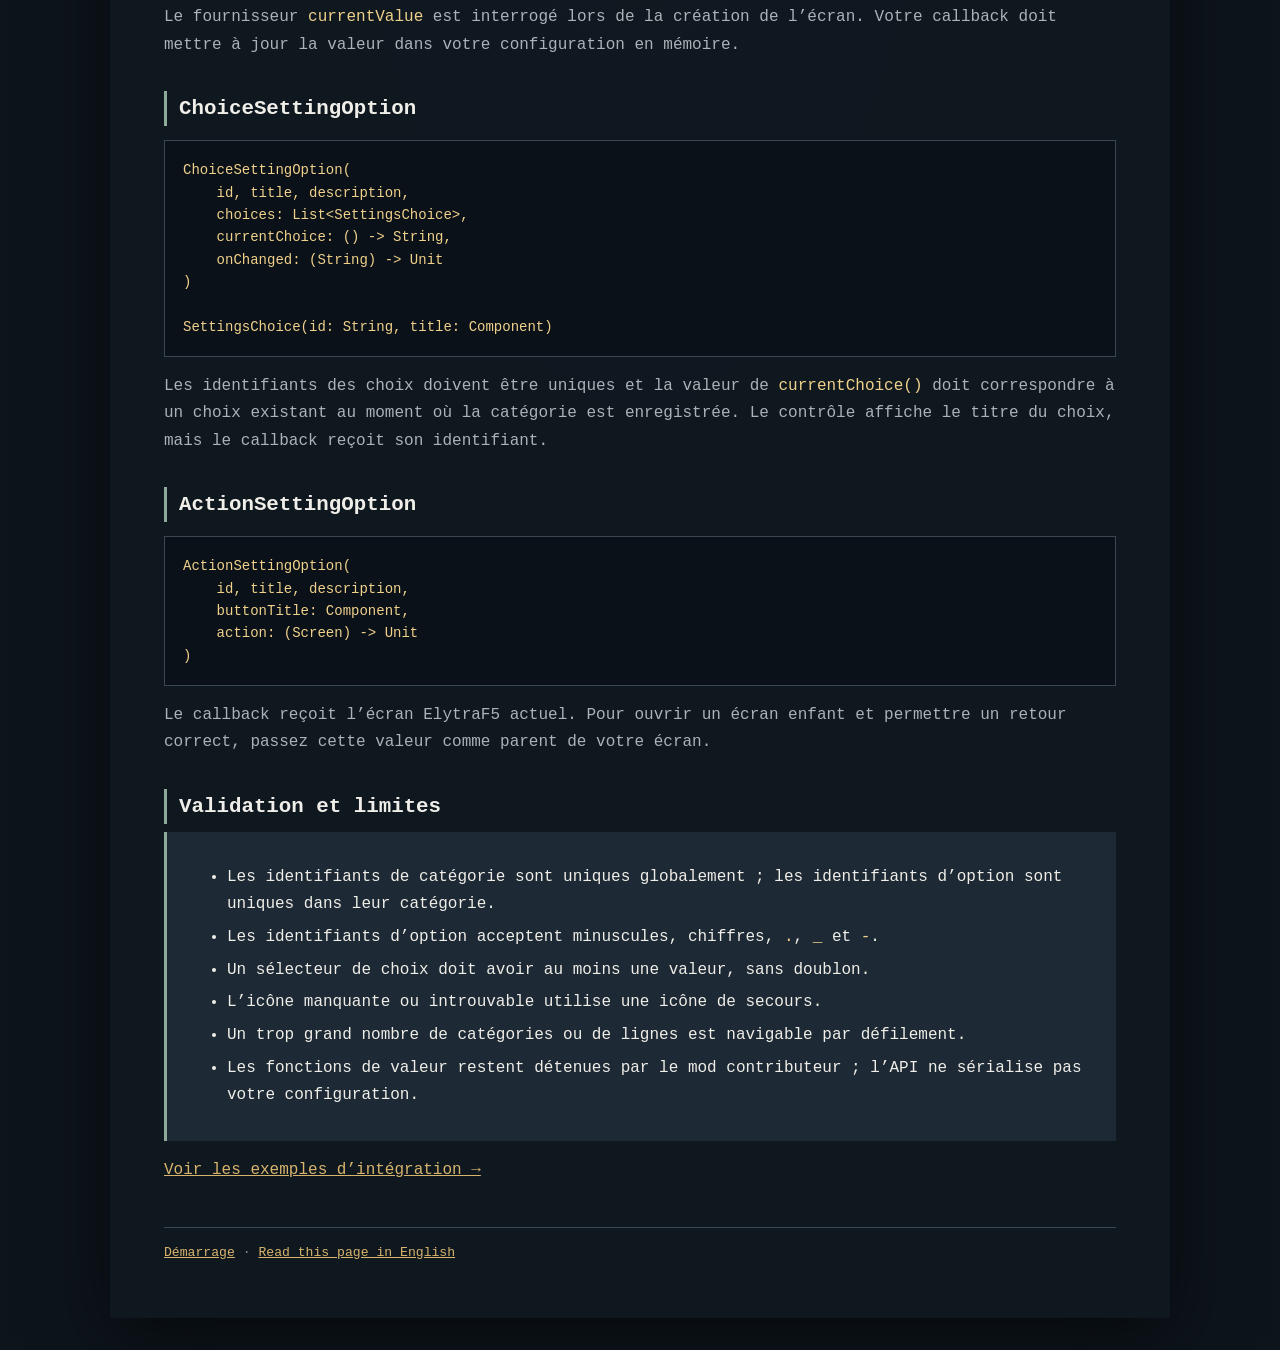
<file: fr/reference.html>
<!doctype html><html lang="fr"><head><meta charset="utf-8"><meta name="viewport" content="width=device-width,initial-scale=1"><title>Référence API · ElytraF5</title><link rel="stylesheet" href="../style.css"></head><body><main class="shell"><article class="frame"><header class="top"><div><div class="brand">ElytraF5 &amp; more · API 1</div><strong>Référence API</strong></div><div class="langs"><a href="reference.html">FR</a><a href="../en/reference.html">EN</a></div></header><nav class="nav"><a href="index.html">Démarrage</a><a class="active" href="reference.html">Référence API</a><a href="integration.html">Intégration</a><a href="faq.html">FAQ</a><a href="../index.html">Accueil</a><a href="examples.html">Exemples</a></nav><h1>Types et contrats</h1><p class="lead">Toutes les classes publiques sont dans <code>net.turtle.ef5am.api.client.settings</code>. L’API est fournie dans le source set client.</p><h2>ElytraF5SettingsApi</h2><table><tr><th>Membre</th><th>Comportement</th></tr><tr><td><code>API_VERSION</code></td><td>Constante de compatibilité actuelle : <code>1</code>.</td></tr><tr><td><code>registerCategory(category)</code></td><td>Inscrit une catégorie pendant l’initialisation client. Lève une erreur si l’identifiant est mal formé ou déjà utilisé, ou si les options ne respectent pas leurs contraintes.</td></tr><tr><td><code>registeredCategories()</code></td><td>Retourne une copie de la liste des catégories inscrites à cet instant.</td></tr></table><h2>SettingsCategory</h2><pre><code>SettingsCategory(
    id: String,
    title: Component,
    options: List&lt;SettingsOption&gt;,
    icon: Identifier? = null
)</code></pre><ul><li><strong>id</strong> : identifiant namespacé, par exemple <code>examplemod:visuals</code>. Caractères autorisés : minuscules, chiffres, <code>_ . -</code> dans le namespace ; le chemin accepte aussi <code>/</code>.</li><li><strong>title</strong> : texte de catégorie, de préférence <code>Component.translatable(...)</code>.</li><li><strong>options</strong> : liste ordonnée des lignes d’option.</li><li><strong>icon</strong> : identifiant de texture 16 × 16 facultatif. Exemple : <code>Identifier.fromNamespaceAndPath("examplemod", "textures/gui/settings.png")</code>.</li></ul><h2>SettingsOption commun</h2><p>Chaque option a un <code>id</code> local à sa catégorie, un <code>title</code> et une <code>description</code>. La description est montrée comme infobulle et doit être traduisible.</p><h2>BooleanSettingOption</h2><pre><code>BooleanSettingOption(
    id, title, description,
    currentValue: () -&gt; Boolean,
    onChanged: (Boolean) -&gt; Unit
)</code></pre><p>Le fournisseur <code>currentValue</code> est interrogé lors de la création de l’écran. Votre callback doit mettre à jour la valeur dans votre configuration en mémoire.</p><h2>ChoiceSettingOption</h2><pre><code>ChoiceSettingOption(
    id, title, description,
    choices: List&lt;SettingsChoice&gt;,
    currentChoice: () -&gt; String,
    onChanged: (String) -&gt; Unit
)

SettingsChoice(id: String, title: Component)</code></pre><p>Les identifiants des choix doivent être uniques et la valeur de <code>currentChoice()</code> doit correspondre à un choix existant au moment où la catégorie est enregistrée. Le contrôle affiche le titre du choix, mais le callback reçoit son identifiant.</p><h2>ActionSettingOption</h2><pre><code>ActionSettingOption(
    id, title, description,
    buttonTitle: Component,
    action: (Screen) -&gt; Unit
)</code></pre><p>Le callback reçoit l’écran ElytraF5 actuel. Pour ouvrir un écran enfant et permettre un retour correct, passez cette valeur comme parent de votre écran.</p><h2>Validation et limites</h2><div class="card"><ul><li>Les identifiants de catégorie sont uniques globalement ; les identifiants d’option sont uniques dans leur catégorie.</li><li>Les identifiants d’option acceptent minuscules, chiffres, <code>.</code>, <code>_</code> et <code>-</code>.</li><li>Un sélecteur de choix doit avoir au moins une valeur, sans doublon.</li><li>L’icône manquante ou introuvable utilise une icône de secours.</li><li>Un trop grand nombre de catégories ou de lignes est navigable par défilement.</li><li>Les fonctions de valeur restent détenues par le mod contributeur ; l’API ne sérialise pas votre configuration.</li></ul></div><p><a href="integration.html">Voir les exemples d’intégration →</a></p><footer><a href="index.html">Démarrage</a> · <a href="../en/reference.html">Read this page in English</a></footer></article></main></body></html>
</file>
<file: style.css>
:root{color-scheme:dark;--bg:#0d141b;--panel:#111a23;--card:#1d2934;--gold:#d8b56d;--mint:#8eaa9a;--text:#f0eee8;--muted:#abb2b8;--line:#3a4650}*{box-sizing:border-box}body{margin:0;background:radial-gradient(ellipse at top,#263544 0,#0d141b 60%);color:var(--text);font:16px/1.7 "Minecraft","Trebuchet MS",monospace}.shell{max-width:1100px;margin:32px auto;padding:0 20px}.frame{background:#101820ed;border-top:4px solid var(--gold);padding:clamp(22px,5vw,54px);box-shadow:0 18px 70px #0008}.brand{color:var(--gold);letter-spacing:.14em;text-transform:uppercase;font-size:.76rem}.top{display:flex;justify-content:space-between;gap:16px;align-items:center;border-bottom:1px solid var(--line);padding-bottom:14px;margin-bottom:28px}.langs a,.nav a{color:var(--muted);text-decoration:none;padding:6px 9px}.langs a:hover,.nav a:hover,.nav a.active{color:var(--gold)}.nav{display:flex;flex-wrap:wrap;gap:4px;background:#0b1118;padding:6px;margin:14px 0 28px}.nav a.active{background:var(--card)}h1{font-size:clamp(1.8rem,4vw,2.8rem);line-height:1.2;margin:.5rem 0;text-shadow:3px 3px #000}h2{font-size:1.3rem;margin:2rem 0 .5rem;border-left:3px solid var(--mint);padding-left:12px}h3{font-size:1.05rem;color:var(--gold)}p,.muted{color:var(--muted)}a{color:var(--gold)}.lead{font-size:1.08rem;max-width:75ch}.grid{display:grid;grid-template-columns:repeat(auto-fit,minmax(220px,1fr));gap:14px}.card{background:var(--card);border-left:3px solid var(--mint);padding:16px 20px}.tag{display:inline-block;border:1px solid var(--gold);color:var(--gold);padding:2px 9px;font-size:.78rem;margin:4px}.callout{border-left:3px solid var(--gold);padding:12px 16px;background:#d8b56d12;color:var(--muted)}pre{overflow:auto;background:#0b1118;border:1px solid var(--line);padding:18px;color:#e4dfd2;font:14px/1.6 Consolas,monospace}code{color:#efd18b;font-family:Consolas,monospace}table{width:100%;border-collapse:collapse;background:#111a23}th,td{text-align:left;vertical-align:top;border:1px solid var(--line);padding:10px}th{color:var(--gold)}li{margin:.35rem 0}footer{margin-top:42px;border-top:1px solid var(--line);padding-top:14px;color:#818b93;font-size:.82rem}.toc{position:sticky;top:0}@media(max-width:600px){.top{align-items:flex-start;flex-direction:column}body{font-size:15px}}
</file>
